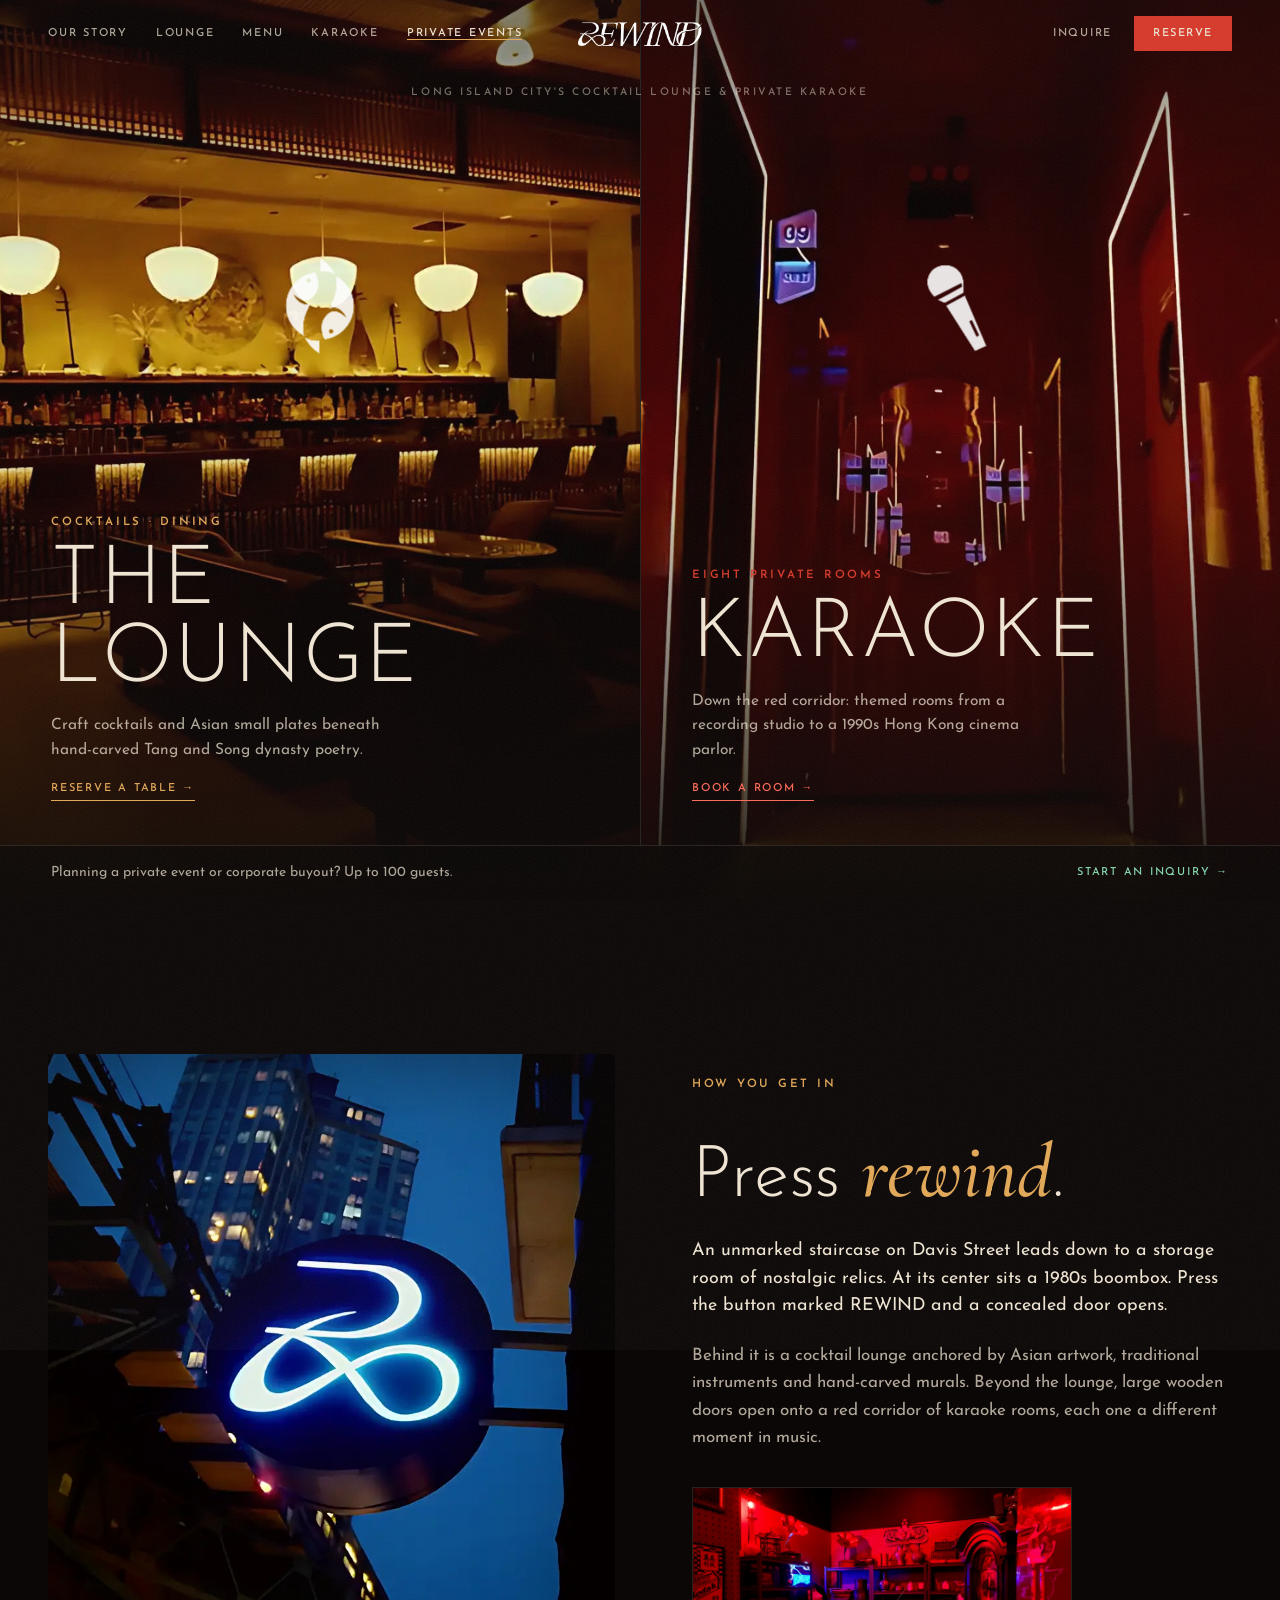
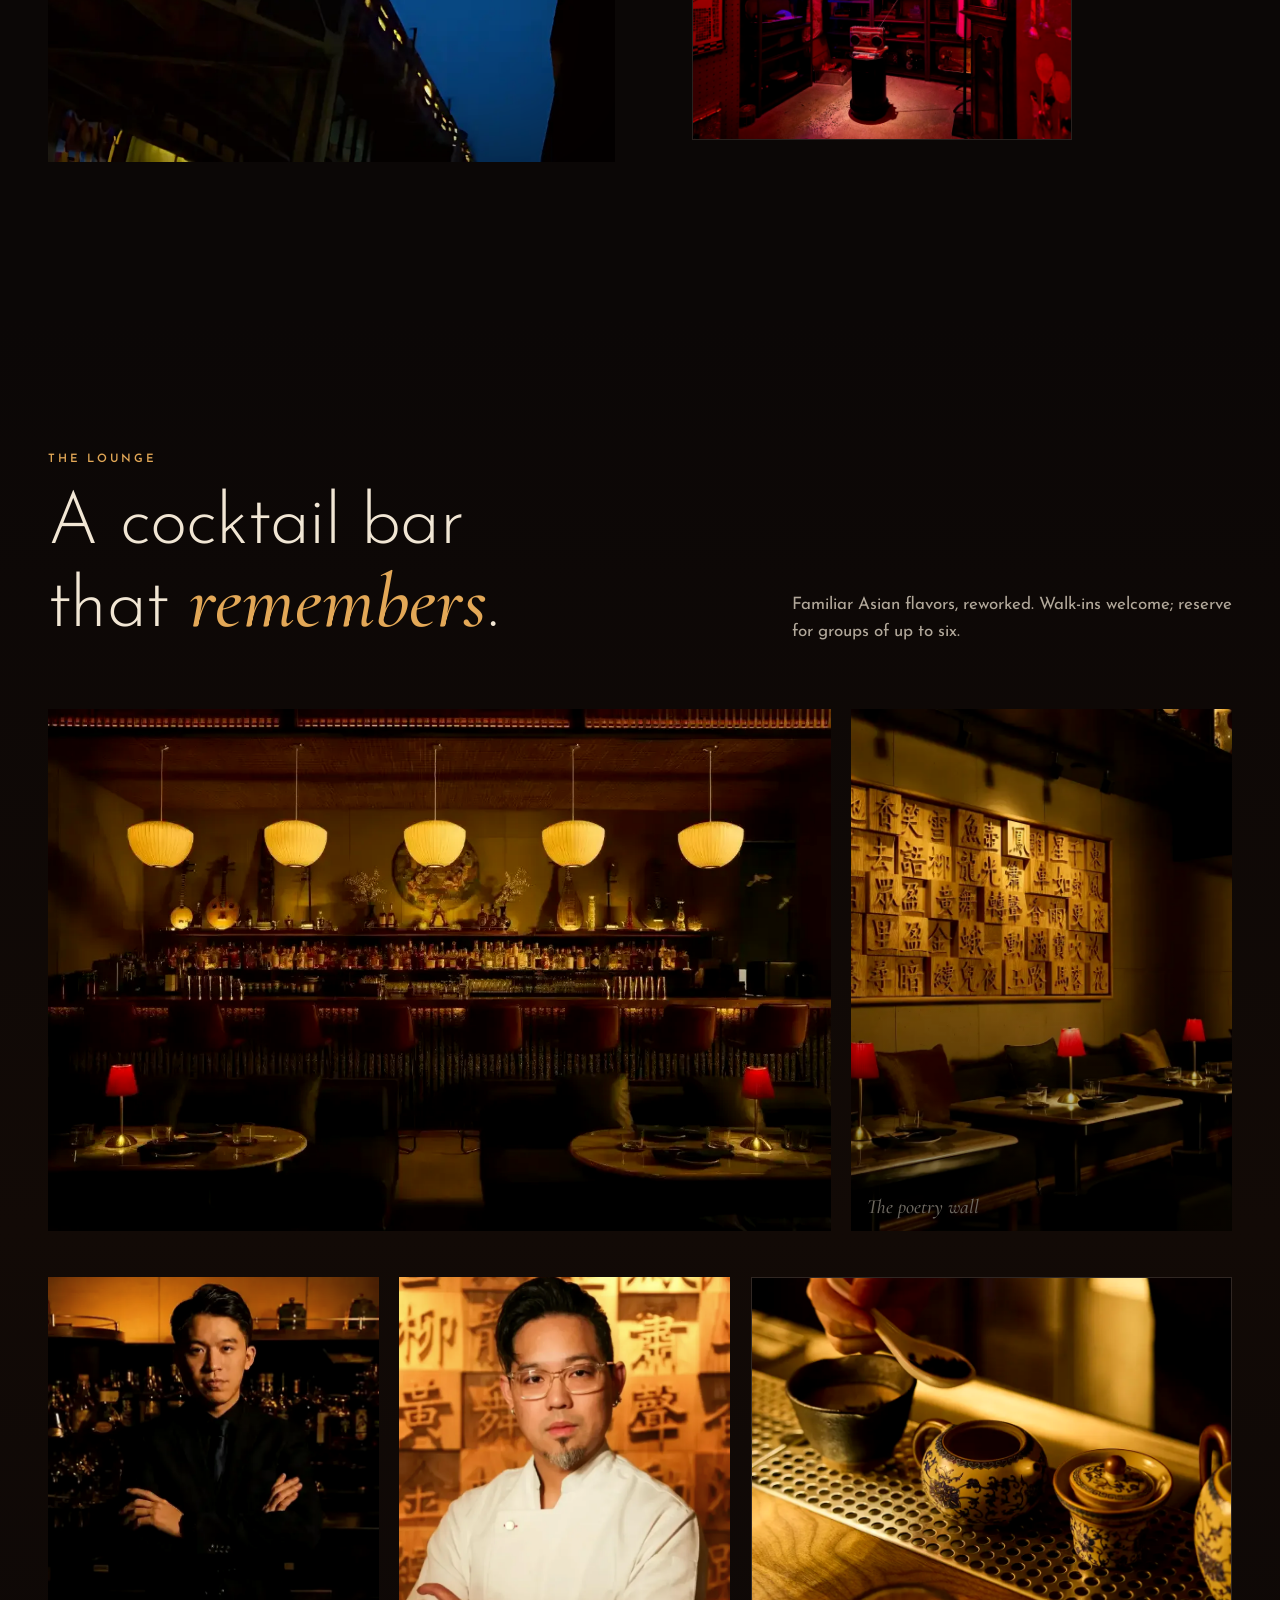
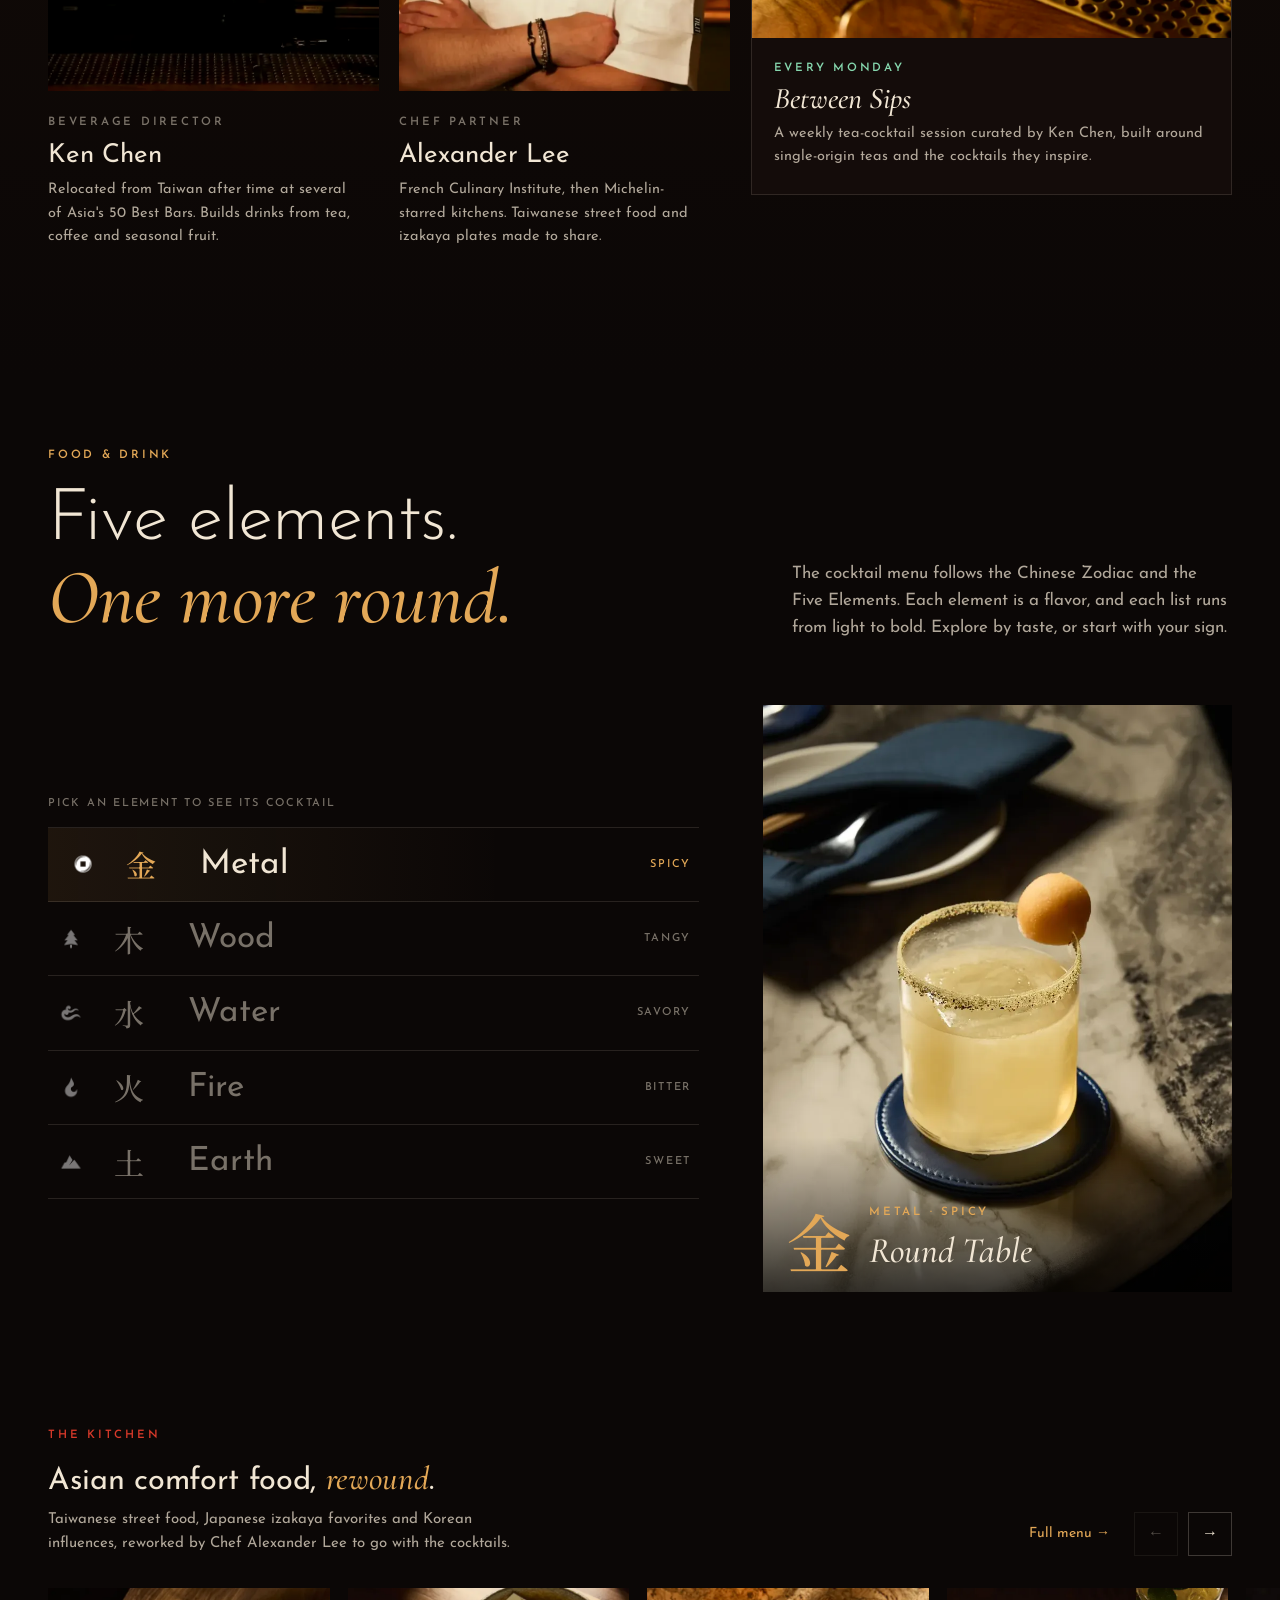
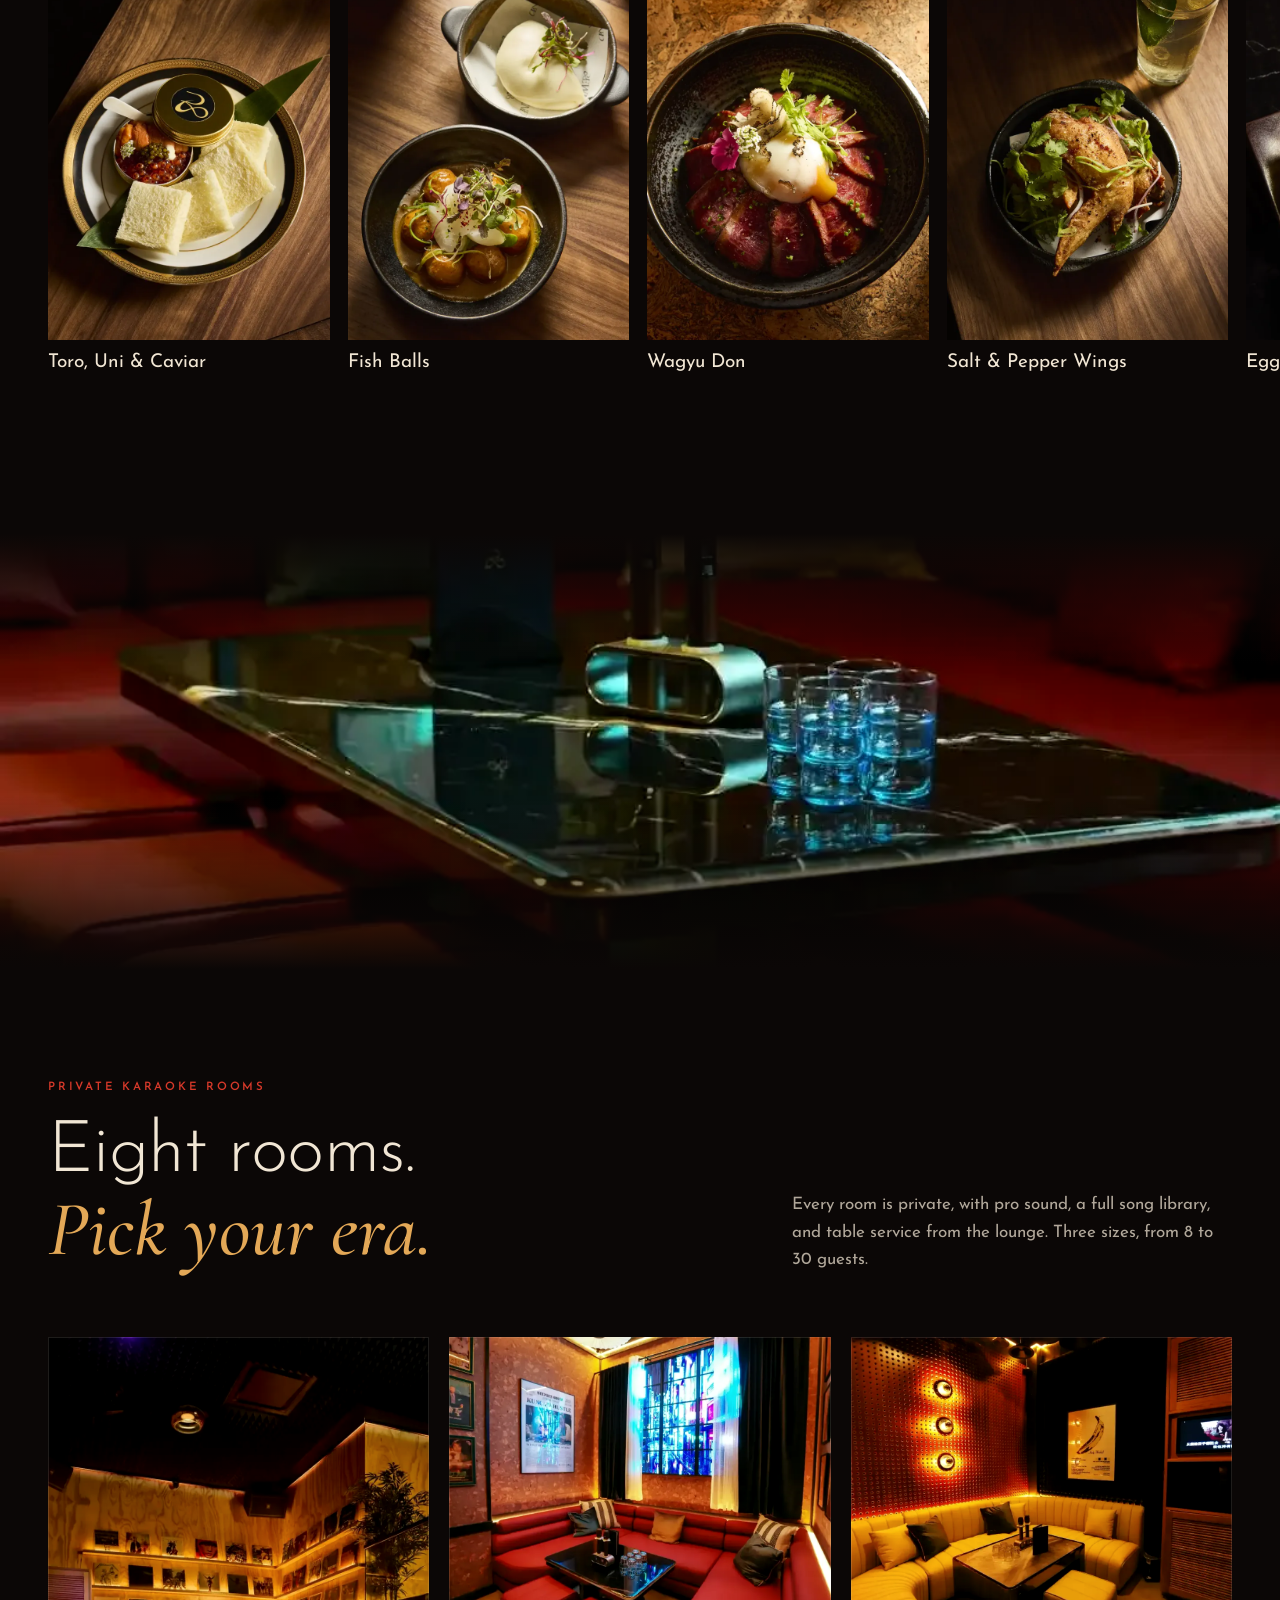
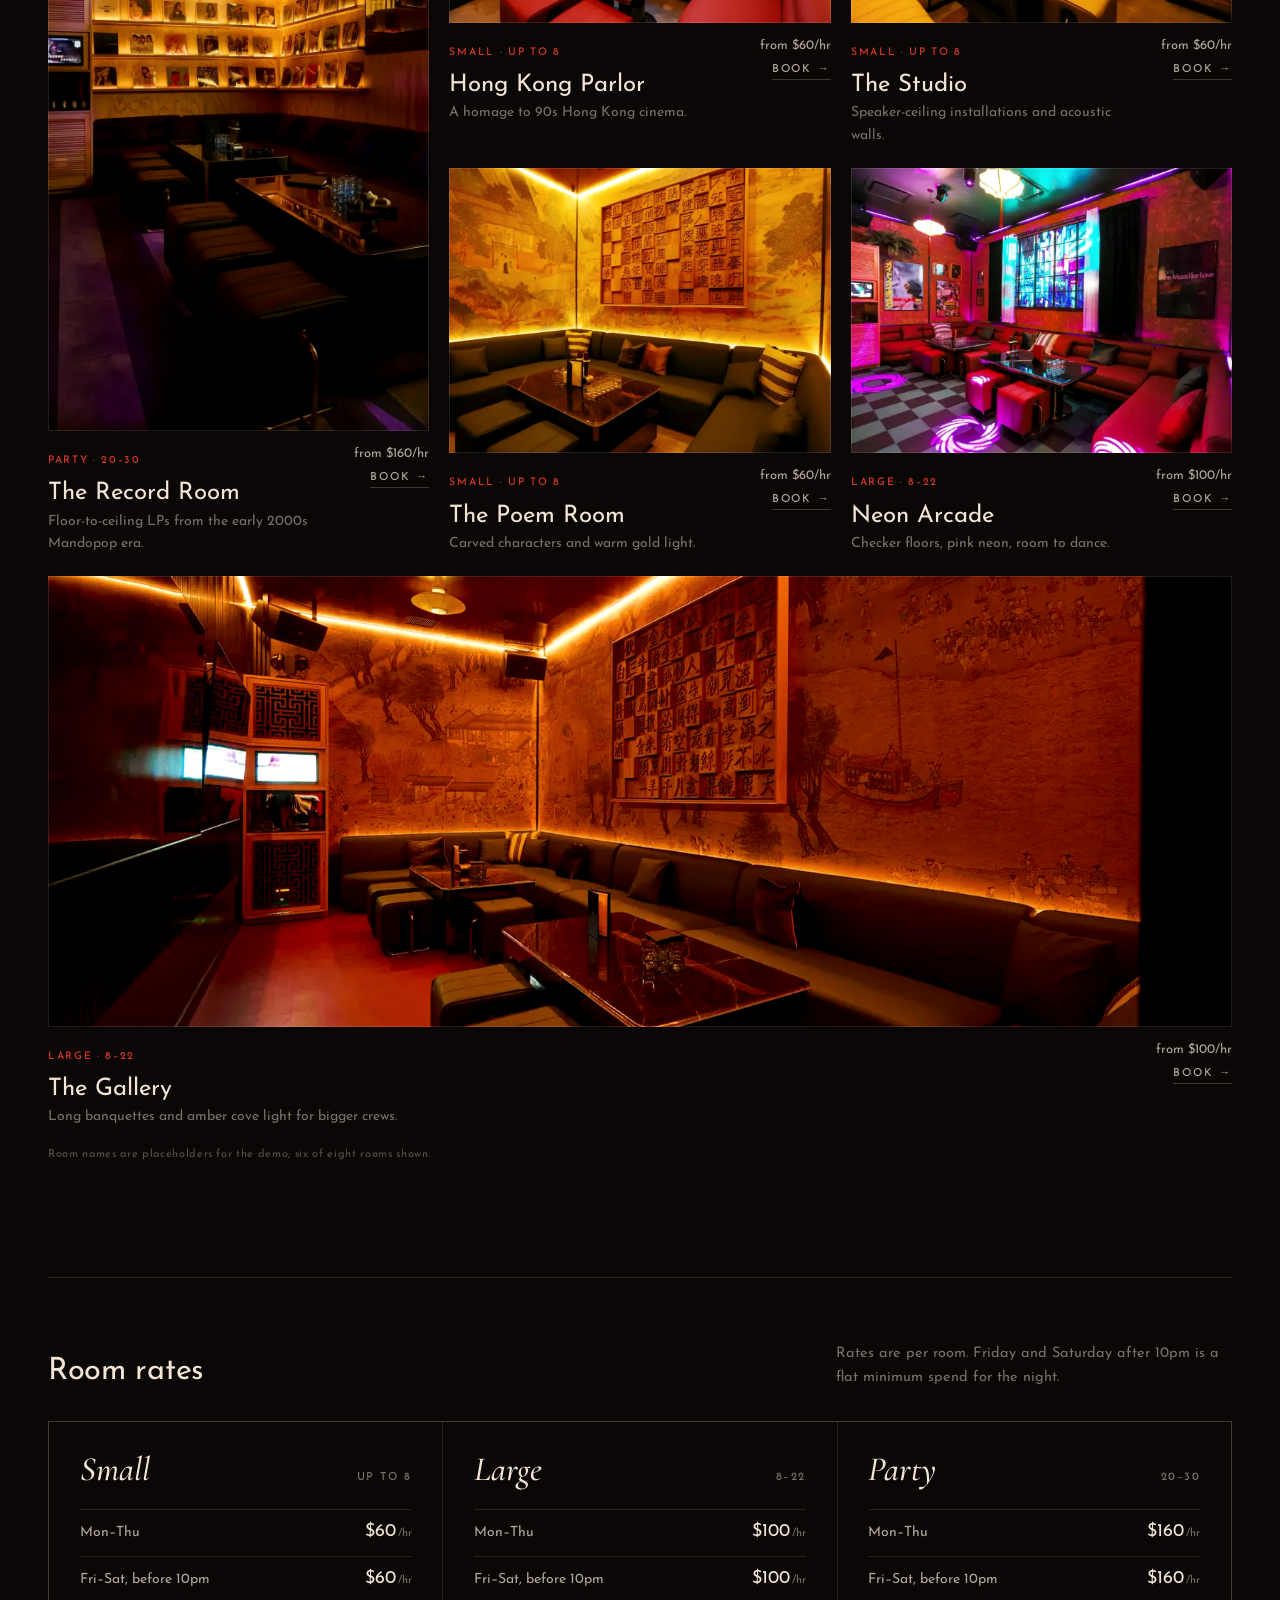
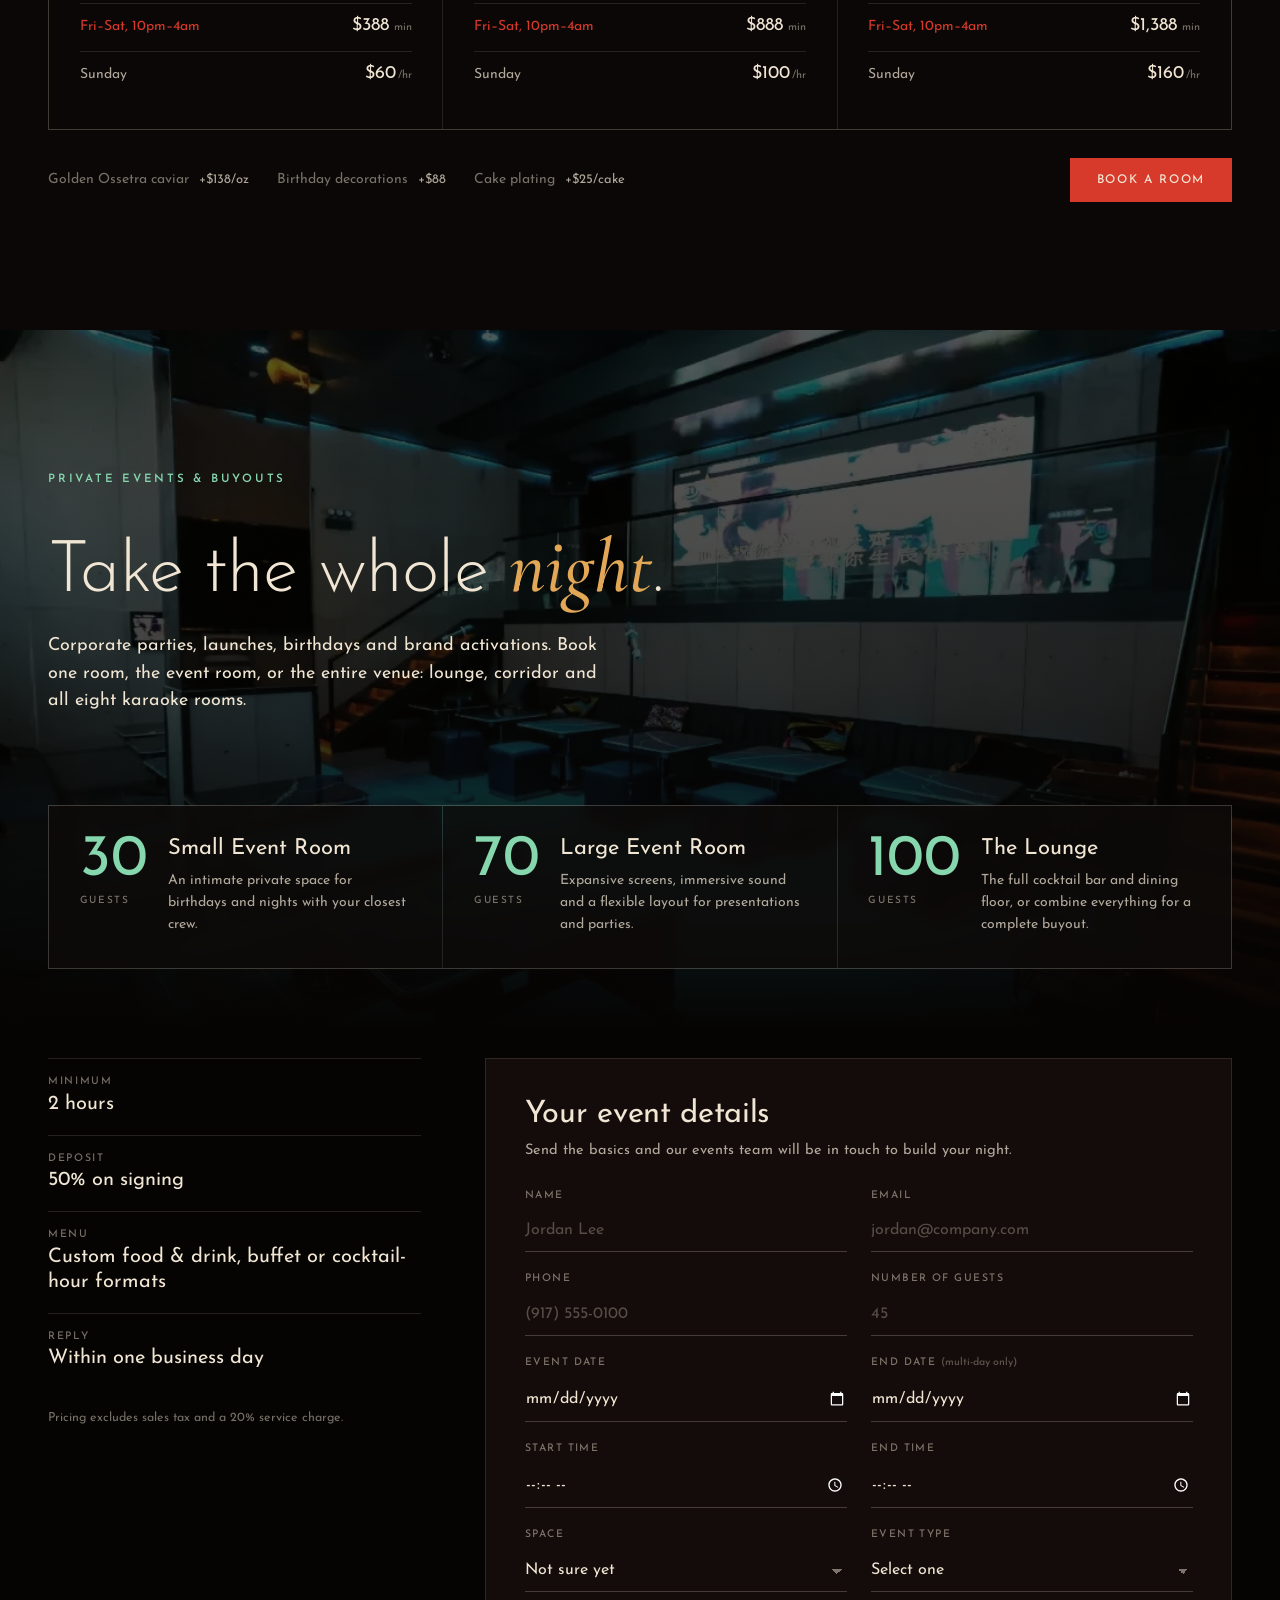
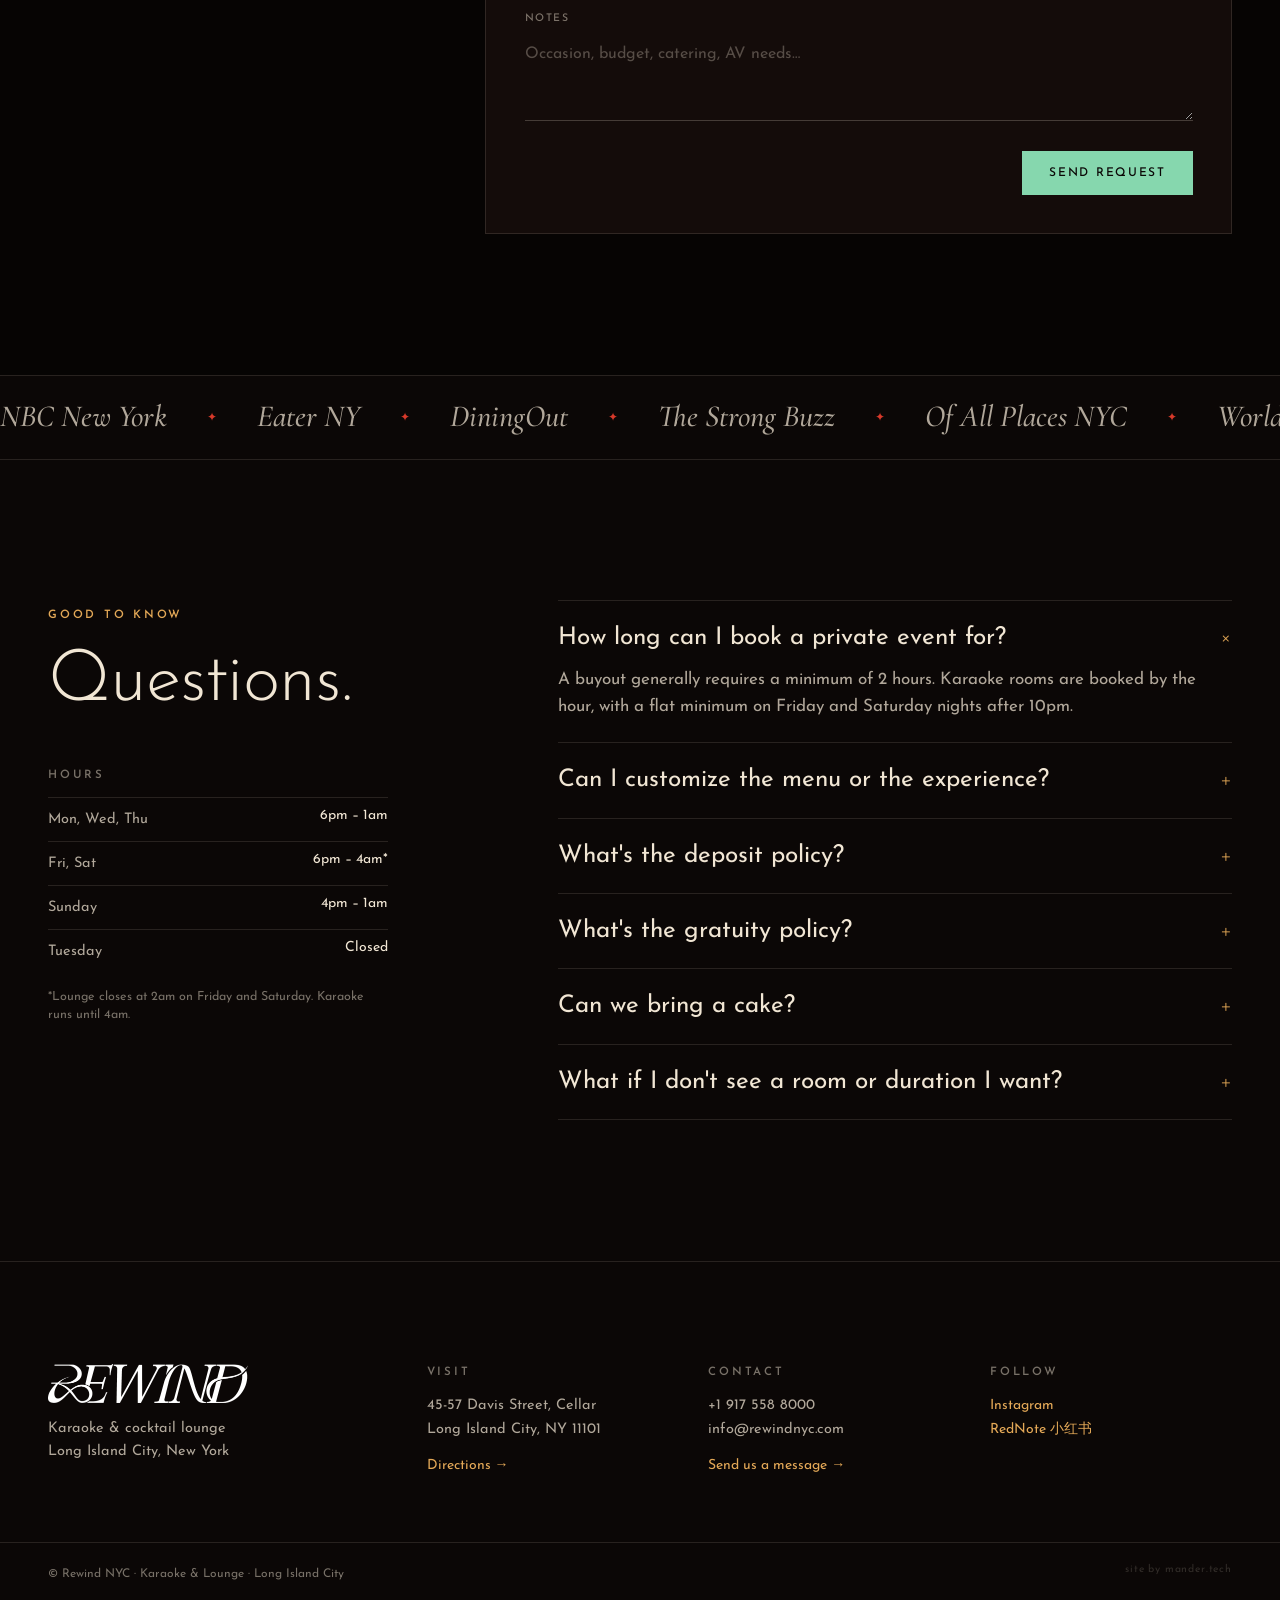
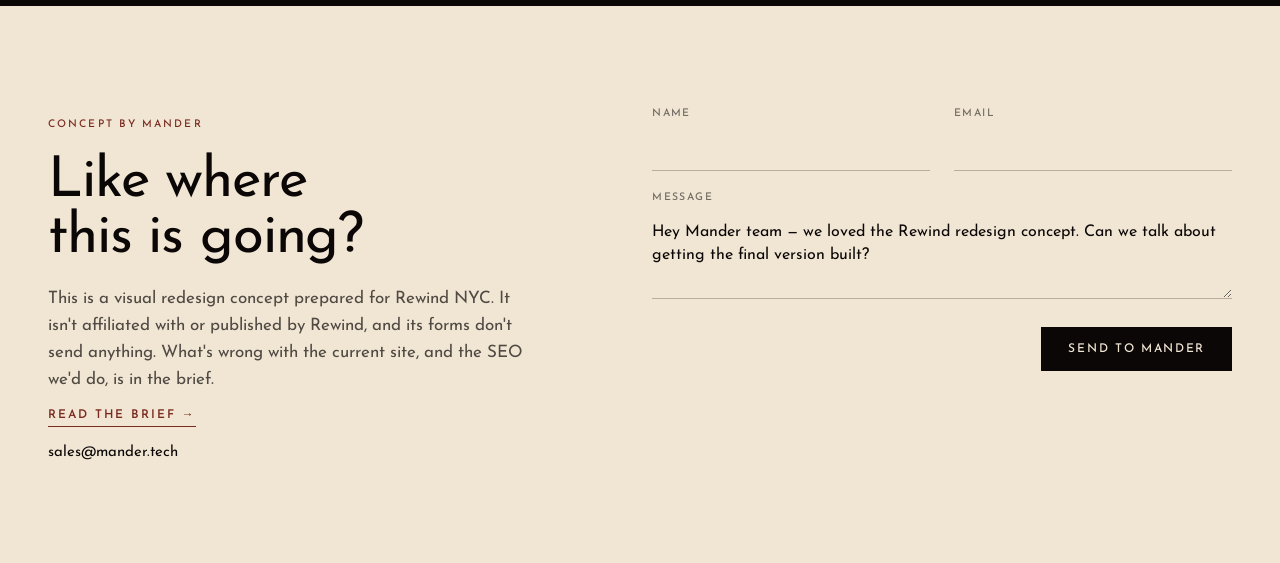
<file: site/index.html>
<!doctype html>
<html lang="en">
<head>
<meta charset="utf-8">
<meta name="viewport" content="width=device-width, initial-scale=1, viewport-fit=cover">
<title>Rewind NYC — Karaoke, Cocktails &amp; Private Events in Long Island City</title>
<meta name="description" content="Redesign concept for Rewind NYC: a cocktail lounge and eight themed private karaoke rooms in Long Island City, with private events and buyouts for up to 100 guests.">
<meta name="robots" content="noindex">
<meta name="theme-color" content="#0b0706">
<link rel="preconnect" href="https://fonts.googleapis.com">
<link rel="preconnect" href="https://fonts.gstatic.com" crossorigin>
<link href="https://fonts.googleapis.com/css2?family=Josefin+Sans:ital,wght@0,300;0,400;0,600;1,300&family=Cormorant+Garamond:ital,wght@1,400;1,500&display=swap" rel="stylesheet">
<link href="https://fonts.googleapis.com/css2?family=Noto+Serif+TC:wght@500&text=%E9%87%91%E6%9C%A8%E6%B0%B4%E7%81%AB%E5%9C%9F&display=swap" rel="stylesheet">
<link rel="preload" as="image" href="assets/img/poster-lounge.webp">
<link rel="preload" as="image" href="assets/img/poster-ktv.webp">
<link rel="stylesheet" href="styles.css">
</head>
<body class="is-loading">

<div class="loader" aria-hidden="true">
  <div class="loader__mark">
    <video class="loader__loop" autoplay muted playsinline>
      <source src="assets/video/logo-loop.mp4" type='video/mp4; codecs="hvc1"'>
      <source src="assets/video/logo-loop.webm" type="video/webm">
    </video>
    <img class="loader__word" src="assets/img/rewind-wordmark.webp" alt="" width="800" height="155">
    <span class="loader__bar"><i></i></span>
  </div>
</div>

<header class="nav" id="top">
  <nav class="nav__row" aria-label="Primary">
    <div class="nav__links">
      <a href="#story">Our Story</a>
      <a href="#lounge">Lounge</a>
      <a href="#menu">Menu</a>
      <a href="#karaoke">Karaoke</a>
      <a href="#events">Private Events</a>
    </div>
    <a class="nav__logo" href="#top" aria-label="Rewind home">
      <img src="assets/img/rewind-wordmark.webp" alt="Rewind" width="800" height="155">
    </a>
    <div class="nav__cta">
      <a href="#events" class="nav__inquire">Inquire</a>
      <button class="btn btn--red btn--sm" data-open="reserve">Reserve</button>
      <button class="nav__burger" aria-label="Open navigation" aria-expanded="false" data-burger><span></span><span></span></button>
    </div>
  </nav>
  <div class="nav__sheet" data-sheet hidden>
    <a href="#story">Our Story</a><a href="#lounge">Lounge</a><a href="#menu">Menu</a><a href="#karaoke">Karaoke</a><a href="#events">Private Events</a><a href="#faq">FAQ</a>
  </div>
</header>

<main>

<!-- ============ HERO: the dual concept ============ -->
<section class="hero" aria-label="Lounge and Karaoke">
  <a class="hero__panel" data-side="lounge" href="#lounge">
    <video class="hero__bg" muted loop playsinline preload="auto" poster="assets/img/poster-lounge.webp">
      <source src="assets/video/lounge.mp4" type="video/mp4">
    </video>
    <div class="hero__shade"></div>
    <video class="hero__loop" autoplay muted loop playsinline aria-hidden="true">
      <source src="assets/video/loop-lounge.mp4" type='video/mp4; codecs="hvc1"'>
      <source src="assets/video/loop-lounge.webm" type="video/webm">
    </video>
    <div class="hero__copy">
      <span class="eyebrow eyebrow--amber">Cocktails · Dining</span>
      <h2 class="hero__title">The Lounge</h2>
      <p>Craft cocktails and Asian small plates beneath hand-carved Tang and Song dynasty poetry.</p>
      <span class="hero__go">Reserve a table <i>→</i></span>
    </div>
  </a>
  <a class="hero__panel" data-side="karaoke" href="#karaoke">
    <video class="hero__bg" muted loop playsinline preload="auto" poster="assets/img/poster-ktv.webp">
      <source src="assets/video/ktv.mp4" type="video/mp4">
    </video>
    <div class="hero__shade"></div>
    <video class="hero__loop" autoplay muted loop playsinline aria-hidden="true">
      <source src="assets/video/loop-karaoke.mp4" type='video/mp4; codecs="hvc1"'>
      <source src="assets/video/loop-karaoke.webm" type="video/webm">
    </video>
    <div class="hero__copy">
      <span class="eyebrow eyebrow--red">Eight private rooms</span>
      <h2 class="hero__title">Karaoke</h2>
      <p>Down the red corridor: themed rooms from a recording studio to a 1990s Hong Kong cinema parlor.</p>
      <span class="hero__go">Book a room <i>→</i></span>
    </div>
  </a>
  <h1 class="hero__h1">Long Island City's cocktail lounge &amp; private karaoke</h1>
  <a class="hero__events" href="#events">
    <span>Planning a private event or corporate buyout? Up to 100 guests.</span>
    <span class="hero__events-go">Start an inquiry →</span>
  </a>
</section>

<!-- ============ STORY ============ -->
<section class="story" id="story">
  <div class="wrap story__grid">
    <div class="story__media reveal">
      <video muted loop playsinline preload="none" poster="assets/img/poster-intro.webp" data-lazy-video>
        <source data-src="assets/video/intro.mp4" type="video/mp4">
      </video>
    </div>
    <div class="story__copy reveal">
      <span class="eyebrow eyebrow--amber">How you get in</span>
      <h2 class="h-display">Press <em>rewind</em>.</h2>
      <p class="lede">An unmarked staircase on Davis Street leads down to a storage room of nostalgic relics. At its center sits a 1980s boombox. Press the button marked REWIND and a concealed door opens.</p>
      <p>Behind it is a cocktail lounge anchored by Asian artwork, traditional instruments and hand-carved murals. Beyond the lounge, large wooden doors open onto a red corridor of karaoke rooms, each one a different moment in music.</p>
      <figure class="story__still">
        <img src="assets/img/boombox.webp" alt="The vintage boombox that opens Rewind's hidden door, in a red-lit speakeasy storage room" loading="lazy" width="1600" height="1067">
      </figure>
    </div>
  </div>
</section>

<!-- ============ LOUNGE ============ -->
<section class="lounge" id="lounge">
  <div class="wrap">
    <div class="sec-head reveal">
      <div>
        <span class="eyebrow eyebrow--amber">The Lounge</span>
        <h2 class="h-display">A cocktail bar that <em>remembers</em>.</h2>
      </div>
      <p>Familiar Asian flavors, reworked. Walk-ins welcome; reserve for groups of up to six.</p>
    </div>
    <div class="lounge__grid">
      <figure class="lounge__hero reveal">
        <img src="assets/img/lounge-bar.webp" alt="Rewind's cocktail lounge bar in Long Island City, lit by paper globe pendants" loading="lazy" width="1600" height="1068">
      </figure>
      <figure class="lounge__drink reveal">
        <img src="assets/img/lounge-mural.webp" alt="Marble tables and red lamps beneath the hand-carved poetry mural in Rewind's lounge" loading="lazy" width="880" height="1100">
        <figcaption>The poetry wall</figcaption>
      </figure>
      <div class="lounge__people reveal">
        <article class="person">
          <img src="assets/img/ken-chen.webp" alt="Ken Chen, Beverage Director at Rewind" loading="lazy" width="681" height="915">
          <div>
            <span class="eyebrow">Beverage Director</span>
            <h3>Ken Chen</h3>
            <p>Relocated from Taiwan after time at several of Asia's 50 Best Bars. Builds drinks from tea, coffee and seasonal fruit.</p>
          </div>
        </article>
        <article class="person">
          <img src="assets/img/alexander-lee.webp" alt="Chef Alexander Lee, Rewind's chef partner" loading="lazy" width="850" height="1100">
          <div>
            <span class="eyebrow">Chef Partner</span>
            <h3>Alexander Lee</h3>
            <p>French Culinary Institute, then Michelin-starred kitchens. Taiwanese street food and izakaya plates made to share.</p>
          </div>
        </article>
      </div>
      <article class="lounge__sips reveal">
        <img src="assets/img/between-sips.webp" alt="Tea being measured for Between Sips, Rewind's weekly tea cocktail series" loading="lazy" width="1067" height="1600">
        <div>
          <span class="eyebrow eyebrow--jade">Every Monday</span>
          <h3>Between Sips</h3>
          <p>A weekly tea-cocktail session curated by Ken Chen, built around single-origin teas and the cocktails they inspire.</p>
        </div>
      </article>
    </div>
  </div>
</section>

<!-- ============ FOOD & DRINK ============ -->
<section class="menu" id="menu">
  <div class="wrap">
    <div class="sec-head reveal">
      <div>
        <span class="eyebrow eyebrow--amber">Food &amp; Drink</span>
        <h2 class="h-display">Five elements. <em>One more round.</em></h2>
      </div>
      <p>The cocktail menu follows the Chinese Zodiac and the Five Elements. Each element is a flavor, and each list runs from light to bold. Explore by taste, or start with your sign.</p>
    </div>

    <div class="elements reveal">
      <div class="elements__pick">
      <span class="elements__hint">Pick an element to see its cocktail</span>
      <div class="elements__tabs" role="tablist" aria-label="The Five Elements">
        <button role="tab" id="tab-metal" aria-selected="true" aria-controls="el-stage" data-name="Round Table" data-el="Metal" data-flavor="Spicy" data-cn="金" data-img="assets/img/ck-round-table.webp">
          <img src="assets/img/el-metal.webp" alt="" width="128" height="128"><span class="el__cn">金</span><span class="el__name">Metal</span><span class="el__flav">Spicy</span>
        </button>
        <button role="tab" id="tab-wood" aria-selected="false" tabindex="-1" aria-controls="el-stage" data-name="Past Lives" data-el="Wood" data-flavor="Tangy" data-cn="木" data-img="assets/img/ck-past-lives.webp">
          <img src="assets/img/el-wood.webp" alt="" width="128" height="128"><span class="el__cn">木</span><span class="el__name">Wood</span><span class="el__flav">Tangy</span>
        </button>
        <button role="tab" id="tab-water" aria-selected="false" tabindex="-1" aria-controls="el-stage" data-name="Spring Caress" data-el="Water" data-flavor="Savory" data-cn="水" data-img="assets/img/ck-spring-caress.webp">
          <img src="assets/img/el-water.webp" alt="" width="128" height="128"><span class="el__cn">水</span><span class="el__name">Water</span><span class="el__flav">Savory</span>
        </button>
        <button role="tab" id="tab-fire" aria-selected="false" tabindex="-1" aria-controls="el-stage" data-name="Night Roast" data-el="Fire" data-flavor="Bitter" data-cn="火" data-img="assets/img/ck-night-roast.webp">
          <img src="assets/img/el-fire.webp" alt="" width="128" height="128"><span class="el__cn">火</span><span class="el__name">Fire</span><span class="el__flav">Bitter</span>
        </button>
        <button role="tab" id="tab-earth" aria-selected="false" tabindex="-1" aria-controls="el-stage" data-name="Moonlit Aroma" data-el="Earth" data-flavor="Sweet" data-cn="土" data-img="assets/img/ck-moonlit-aroma.webp">
          <img src="assets/img/el-earth.webp" alt="" width="128" height="128"><span class="el__cn">土</span><span class="el__name">Earth</span><span class="el__flav">Sweet</span>
        </button>
      </div>
      </div>
      <figure class="elements__stage" id="el-stage" role="tabpanel" aria-labelledby="tab-metal">
        <img src="assets/img/ck-round-table.webp" alt="Round Table, a Metal (spicy) cocktail at Rewind" width="880" height="1100" loading="lazy" data-el-img>
        <figcaption>
          <span class="el__cn el__cn--big" data-el-cn>金</span>
          <span><span class="eyebrow eyebrow--amber" data-el-meta>Metal · Spicy</span><b data-el-name>Round Table</b></span>
        </figcaption>
      </figure>
    </div>

    <div class="kitchen">
      <div class="kitchen__head reveal">
        <div>
          <span class="eyebrow eyebrow--red">The Kitchen</span>
          <h3 class="h-sub">Asian comfort food, <em>rewound</em>.</h3>
          <p>Taiwanese street food, Japanese izakaya favorites and Korean influences, reworked by Chef Alexander Lee to go with the cocktails.</p>
        </div>
        <div class="kitchen__ctrl">
          <a class="link" href="https://canva.link/6eozygaj6pezjhj" target="_blank" rel="noopener">Full menu →</a>
          <button class="rail-btn" data-rail="-1" aria-label="Previous dishes">←</button>
          <button class="rail-btn" data-rail="1" aria-label="More dishes">→</button>
        </div>
      </div>
      <ul class="rail" data-rail-track>
        <li class="dish"><img src="assets/img/dish-toro-uni-caviar.webp" alt="Toro, uni and caviar at Rewind" loading="lazy" width="720" height="900"><span>Toro, Uni &amp; Caviar</span></li>
        <li class="dish"><img src="assets/img/dish-fish-balls.webp" alt="Fish balls in broth" loading="lazy" width="720" height="900"><span>Fish Balls</span></li>
        <li class="dish"><img src="assets/img/dish-wagyu-don.webp" alt="Wagyu don with a soft egg" loading="lazy" width="720" height="900"><span>Wagyu Don</span></li>
        <li class="dish"><img src="assets/img/dish-wings.webp" alt="Salt and pepper chicken wings" loading="lazy" width="720" height="900"><span>Salt &amp; Pepper Wings</span></li>
        <li class="dish"><img src="assets/img/dish-egg-sando.webp" alt="Egg sando on a black marble plate" loading="lazy" width="720" height="900"><span>Egg Sando</span></li>
        <li class="dish"><img src="assets/img/dish-jjajang-bucatini.webp" alt="Jjajang bucatini with scallions" loading="lazy" width="720" height="900"><span>Jjajang Bucatini</span></li>
        <li class="dish"><img src="assets/img/dish-claypot.webp" alt="Claypot with braised meat, egg and greens" loading="lazy" width="720" height="900"><span>Claypot</span></li>
        <li class="dish"><img src="assets/img/dish-chawanmushi.webp" alt="Chawanmushi topped with ikura" loading="lazy" width="720" height="900"><span>Chawanmushi</span></li>
        <li class="dish"><img src="assets/img/dish-scallion-pancake.webp" alt="Hummus with scallion pancake" loading="lazy" width="720" height="900"><span>Hummus &amp; Scallion Pancake</span></li>
        <li class="dish"><img src="assets/img/dish-rice-balls.webp" alt="Rice balls in a red sauce" loading="lazy" width="720" height="900"><span>Rice Balls</span></li>
      </ul>
    </div>
  </div>
</section>

<!-- ============ KARAOKE ============ -->
<section class="karaoke" id="karaoke">
  <div class="karaoke__band" aria-hidden="true">
    <img src="assets/img/mics-red.webp" alt="" loading="lazy">
  </div>
  <div class="wrap">
    <div class="sec-head reveal">
      <div>
        <span class="eyebrow eyebrow--red">Private Karaoke Rooms</span>
        <h2 class="h-display">Eight rooms. <em>Pick your era.</em></h2>
      </div>
      <p>Every room is private, with pro sound, a full song library, and table service from the lounge. Three sizes, from 8 to 30 guests.</p>
    </div>

    <div class="rooms">
      <article class="room reveal">
        <figure><img src="assets/img/room-vinyl.webp" alt="Party karaoke room lined with vintage Mandopop vinyl records" loading="lazy" width="1068" height="1600"></figure>
        <div class="room__meta"><div><span class="room__size">Party · 20–30</span><h3>The Record Room</h3><p>Floor-to-ceiling LPs from the early 2000s Mandopop era.</p></div><span class="room__side"><span class="room__rate">from $160/hr</span><button class="room__book" data-book="Party Karaoke Room">Book <i>→</i></button></span></div>
      </article>
      <article class="room reveal">
        <figure><img src="assets/img/room-cinema.webp" alt="Small karaoke room styled after a 1990s Hong Kong cinema parlor with a neon city window" loading="lazy" width="1200" height="801"></figure>
        <div class="room__meta"><div><span class="room__size">Small · up to 8</span><h3>Hong Kong Parlor</h3><p>A homage to 90s Hong Kong cinema.</p></div><span class="room__side"><span class="room__rate">from $60/hr</span><button class="room__book" data-book="Small Karaoke Room">Book <i>→</i></button></span></div>
      </article>
      <article class="room reveal">
        <figure><img src="assets/img/room-studio.webp" alt="Small karaoke room inspired by a recording studio with acoustic panels" loading="lazy" width="1200" height="801"></figure>
        <div class="room__meta"><div><span class="room__size">Small · up to 8</span><h3>The Studio</h3><p>Speaker-ceiling installations and acoustic walls.</p></div><span class="room__side"><span class="room__rate">from $60/hr</span><button class="room__book" data-book="Small Karaoke Room">Book <i>→</i></button></span></div>
      </article>
      <article class="room reveal">
        <figure><img src="assets/img/room-mural.webp" alt="Small karaoke room with a carved wooden Chinese character mural" loading="lazy" width="1200" height="801"></figure>
        <div class="room__meta"><div><span class="room__size">Small · up to 8</span><h3>The Poem Room</h3><p>Carved characters and warm gold light.</p></div><span class="room__side"><span class="room__rate">from $60/hr</span><button class="room__book" data-book="Small Karaoke Room">Book <i>→</i></button></span></div>
      </article>
      <article class="room reveal">
        <figure><img src="assets/img/room-arcade.webp" alt="Large karaoke room with a checkerboard floor and neon lighting for up to 22 guests" loading="lazy" width="1200" height="801"></figure>
        <div class="room__meta"><div><span class="room__size">Large · 8–22</span><h3>Neon Arcade</h3><p>Checker floors, pink neon, room to dance.</p></div><span class="room__side"><span class="room__rate">from $100/hr</span><button class="room__book" data-book="Large Karaoke Room">Book <i>→</i></button></span></div>
      </article>
      <article class="room room--wide reveal">
        <figure><img src="assets/img/room-gallery.webp" alt="Large karaoke room with long banquettes and amber cove lighting" loading="lazy" width="1600" height="1067"></figure>
        <div class="room__meta"><div><span class="room__size">Large · 8–22</span><h3>The Gallery</h3><p>Long banquettes and amber cove light for bigger crews.</p></div><span class="room__side"><span class="room__rate">from $100/hr</span><button class="room__book" data-book="Large Karaoke Room">Book <i>→</i></button></span></div>
      </article>
    </div>
    <p class="rooms__note">Room names are placeholders for the demo; six of eight rooms shown.</p>

    <!-- rates -->
    <div class="rates reveal" id="rates">
      <div class="rates__head">
        <h3 class="h-sub">Room rates</h3>
        <p>Rates are per room. Friday and Saturday after 10pm is a flat minimum spend for the night.</p>
      </div>
      <div class="rates__cards">
        <article class="rate">
          <header><h4>Small</h4><span>up to 8</span></header>
          <dl>
            <div><dt>Mon–Thu</dt><dd>$60<small>/hr</small></dd></div>
            <div><dt>Fri–Sat, before 10pm</dt><dd>$60<small>/hr</small></dd></div>
            <div class="is-peak"><dt>Fri–Sat, 10pm–4am</dt><dd>$388<small> min</small></dd></div>
            <div><dt>Sunday</dt><dd>$60<small>/hr</small></dd></div>
          </dl>
        </article>
        <article class="rate">
          <header><h4>Large</h4><span>8–22</span></header>
          <dl>
            <div><dt>Mon–Thu</dt><dd>$100<small>/hr</small></dd></div>
            <div><dt>Fri–Sat, before 10pm</dt><dd>$100<small>/hr</small></dd></div>
            <div class="is-peak"><dt>Fri–Sat, 10pm–4am</dt><dd>$888<small> min</small></dd></div>
            <div><dt>Sunday</dt><dd>$100<small>/hr</small></dd></div>
          </dl>
        </article>
        <article class="rate">
          <header><h4>Party</h4><span>20–30</span></header>
          <dl>
            <div><dt>Mon–Thu</dt><dd>$160<small>/hr</small></dd></div>
            <div><dt>Fri–Sat, before 10pm</dt><dd>$160<small>/hr</small></dd></div>
            <div class="is-peak"><dt>Fri–Sat, 10pm–4am</dt><dd>$1,388<small> min</small></dd></div>
            <div><dt>Sunday</dt><dd>$160<small>/hr</small></dd></div>
          </dl>
        </article>
      </div>
      <div class="rates__foot">
        <ul class="addons">
          <li>Golden Ossetra caviar <b>+$138/oz</b></li>
          <li>Birthday decorations <b>+$88</b></li>
          <li>Cake plating <b>+$25/cake</b></li>
        </ul>
        <button class="btn btn--red" data-open="reserve">Book a room</button>
      </div>
    </div>
  </div>
</section>

<!-- ============ PRIVATE EVENTS ============ -->
<section class="events" id="events">
  <div class="events__bg" aria-hidden="true"><img src="assets/img/event-room.webp" alt="" loading="lazy"></div>
  <div class="wrap">
    <div class="events__intro reveal">
      <span class="eyebrow eyebrow--jade">Private Events &amp; Buyouts</span>
      <h2 class="h-display">Take the whole <em>night</em>.</h2>
      <p class="lede">Corporate parties, launches, birthdays and brand activations. Book one room, the event room, or the entire venue: lounge, corridor and all eight karaoke rooms.</p>
    </div>

    <div class="spaces reveal">
      <article class="space">
        <span class="space__cap">30</span>
        <div><h3>Small Event Room</h3><p>An intimate private space for birthdays and nights with your closest crew.</p></div>
      </article>
      <article class="space">
        <span class="space__cap">70</span>
        <div><h3>Large Event Room</h3><p>Expansive screens, immersive sound and a flexible layout for presentations and parties.</p></div>
      </article>
      <article class="space">
        <span class="space__cap">100</span>
        <div><h3>The Lounge</h3><p>The full cocktail bar and dining floor, or combine everything for a complete buyout.</p></div>
      </article>
    </div>

    <div class="events__grid">
      <aside class="events__facts reveal">
        <dl>
          <div><dt>Minimum</dt><dd>2 hours</dd></div>
          <div><dt>Deposit</dt><dd>50% on signing</dd></div>
          <div><dt>Menu</dt><dd>Custom food &amp; drink, buffet or cocktail-hour formats</dd></div>
          <div><dt>Reply</dt><dd>Within one business day</dd></div>
        </dl>
        <p class="fine">Pricing excludes sales tax and a 20% service charge.</p>
      </aside>

      <form class="form reveal" id="eventForm" novalidate>
        <div class="form__head">
          <h3 class="h-sub">Your event details</h3>
          <p>Send the basics and our events team will be in touch to build your night.</p>
        </div>
        <div class="form__grid">
          <div class="field"><label for="ev-name">Name</label><input id="ev-name" name="name" autocomplete="name" required placeholder="Jordan Lee"></div>
          <div class="field"><label for="ev-email">Email</label><input id="ev-email" name="email" type="email" autocomplete="email" required placeholder="jordan@company.com"></div>
          <div class="field"><label for="ev-phone">Phone</label><input id="ev-phone" name="phone" type="tel" autocomplete="tel" placeholder="(917) 555-0100"></div>
          <div class="field"><label for="ev-guests">Number of guests</label><input id="ev-guests" name="guests" type="number" min="1" max="100" inputmode="numeric" required placeholder="45"></div>
          <div class="field"><label for="ev-start">Event date</label><input id="ev-start" name="startDate" type="date" required></div>
          <div class="field"><label for="ev-end">End date <span>(multi-day only)</span></label><input id="ev-end" name="endDate" type="date"></div>
          <div class="field"><label for="ev-t1">Start time</label><input id="ev-t1" name="startTime" type="time" required></div>
          <div class="field"><label for="ev-t2">End time</label><input id="ev-t2" name="endTime" type="time" required></div>
          <div class="field"><label for="ev-space">Space</label>
            <select id="ev-space" name="space">
              <option value="">Not sure yet</option>
              <option>Small Event Room · up to 30</option>
              <option>Large Event Room · up to 70</option>
              <option>The Lounge · up to 100</option>
              <option>Full venue buyout</option>
            </select>
          </div>
          <div class="field"><label for="ev-type">Event type</label>
            <select id="ev-type" name="eventType" required>
              <option value="">Select one</option>
              <option>Corporate party</option>
              <option>Birthday / anniversary</option>
              <option>Wedding / engagement party / baby shower</option>
              <option>Fundraiser / product launch</option>
              <option>Movie night</option>
              <option>Photo / film shoot</option>
              <option>Sporting event</option>
              <option>Other</option>
            </select>
          </div>
          <div class="field field--full"><label for="ev-notes">Notes</label><textarea id="ev-notes" name="notes" rows="3" placeholder="Occasion, budget, catering, AV needs…"></textarea></div>
        </div>
        <div class="form__foot">
          <p class="form__status" role="status" aria-live="polite"></p>
          <button class="btn btn--jade" type="submit"><span>Send request</span></button>
        </div>
        <div class="form__done" hidden>
          <svg class="form__done-mark" viewBox="0 0 48 48" aria-hidden="true"><circle cx="24" cy="24" r="22" fill="none" stroke="currentColor" stroke-width="1.2"/><path d="M15 24.5l6 6 12-13" fill="none" stroke="currentColor" stroke-width="1.6"/></svg>
          <h3 class="h-sub">Request received.</h3>
          <p>Thanks — the Rewind events team will reply within one business day. (Demo: nothing was actually sent.)</p>
          <button type="button" class="btn btn--ghost btn--sm" data-reset>Send another</button>
        </div>
      </form>
    </div>
  </div>
</section>

<!-- ============ PRESS ============ -->
<section class="press" aria-label="Press">
  <div class="press__track">
    <span>NBC New York</span><i>✦</i><span>Eater NY</span><i>✦</i><span>DiningOut</span><i>✦</i><span>The Strong Buzz</span><i>✦</i><span>Of All Places NYC</span><i>✦</i><span>World Journal 世界日報</span><i>✦</i>
    <span>NBC New York</span><i>✦</i><span>Eater NY</span><i>✦</i><span>DiningOut</span><i>✦</i><span>The Strong Buzz</span><i>✦</i><span>Of All Places NYC</span><i>✦</i><span>World Journal 世界日報</span><i>✦</i>
  </div>
</section>

<!-- ============ FAQ ============ -->
<section class="faq" id="faq">
  <div class="wrap faq__grid">
    <div class="reveal">
      <span class="eyebrow eyebrow--amber">Good to know</span>
      <h2 class="h-display">Questions.</h2>
      <div class="hours">
        <h3 class="eyebrow">Hours</h3>
        <dl>
          <div><dt>Mon, Wed, Thu</dt><dd>6pm – 1am</dd></div>
          <div><dt>Fri, Sat</dt><dd>6pm – 4am*</dd></div>
          <div><dt>Sunday</dt><dd>4pm – 1am</dd></div>
          <div><dt>Tuesday</dt><dd>Closed</dd></div>
        </dl>
        <p class="fine">*Lounge closes at 2am on Friday and Saturday. Karaoke runs until 4am.</p>
      </div>
    </div>
    <div class="faq__list reveal">
      <details open><summary>How long can I book a private event for?</summary><p>A buyout generally requires a minimum of 2 hours. Karaoke rooms are booked by the hour, with a flat minimum on Friday and Saturday nights after 10pm.</p></details>
      <details><summary>Can I customize the menu or the experience?</summary><p>Yes. The team can customize the food and drinks menu on request, and can do buffet-style or cocktail-hour formats in place of a sit-down dinner.</p></details>
      <details><summary>What's the deposit policy?</summary><p>A 50% deposit is due on contract signing.</p></details>
      <details><summary>What's the gratuity policy?</summary><p>All pricing quoted excludes sales tax and a 20% service charge.</p></details>
      <details><summary>Can we bring a cake?</summary><p>Yes — cake plating is $25 per cake, and birthday decorations can be added for $88.</p></details>
      <details><summary>What if I don't see a room or duration I want?</summary><p>Use the contact form below and the team will look at availability for you directly.</p></details>
    </div>
  </div>
</section>

</main>

<!-- ============ FOOTER ============ -->
<footer class="foot">
  <div class="wrap foot__grid">
    <div class="foot__brand">
      <img class="foot__word" src="assets/img/rewind-wordmark.webp" alt="Rewind" width="800" height="155" loading="lazy">
      <p>Karaoke &amp; cocktail lounge<br>Long Island City, New York</p>
    </div>
    <div>
      <h4 class="eyebrow">Visit</h4>
      <p>45-57 Davis Street, Cellar<br>Long Island City, NY 11101</p>
      <a class="link" href="https://maps.app.goo.gl/fAmK5pbZouv72J6L7" target="_blank" rel="noopener">Directions →</a>
    </div>
    <div>
      <h4 class="eyebrow">Contact</h4>
      <p>+1 917 558 8000<br>info@rewindnyc.com</p>
      <button class="link" data-open="contact">Send us a message →</button>
    </div>
    <div>
      <h4 class="eyebrow">Follow</h4>
      <p><a class="link" href="https://www.instagram.com/rewind_nyc/" target="_blank" rel="noopener">Instagram</a><br><a class="link" href="https://www.xiaohongshu.com/user/profile/6882ce43000000001b022b3a" target="_blank" rel="noopener">RedNote 小红书</a></p>
    </div>
  </div>
  <div class="wrap foot__bar">
    <span>© Rewind NYC · Karaoke &amp; Lounge · Long Island City</span>
    <a class="credit" href="https://mander.tech" target="_blank" rel="noopener">site by mander.tech</a>
  </div>
</footer>

<!-- ============ MANDER SIGN-OFF ============ -->
<section class="mander" id="mander" aria-label="Contact Mander">
  <div class="wrap mander__grid">
    <div>
      <span class="mander__tag">Concept by Mander</span>
      <h2>Like where this is going?</h2>
      <p>This is a visual redesign concept prepared for Rewind NYC. It isn't affiliated with or published by Rewind, and its forms don't send anything. What's wrong with the current site, and the SEO we'd do, is in the brief.</p>
      <a class="mander__brief" href="leave-behind.html">Read the brief →</a>
      <p class="mander__mail">sales@mander.tech</p>
    </div>
    <form class="mander__form" id="manderForm" novalidate>
      <div class="field"><label for="m-name">Name</label><input id="m-name" name="name" autocomplete="name" required></div>
      <div class="field"><label for="m-email">Email</label><input id="m-email" name="email" type="email" autocomplete="email" required></div>
      <div class="field field--full"><label for="m-msg">Message</label><textarea id="m-msg" name="message" rows="3">Hey Mander team — we loved the Rewind redesign concept. Can we talk about getting the final version built?</textarea></div>
      <div class="form__foot">
        <p class="form__status" role="status" aria-live="polite"></p>
        <button class="btn btn--paper" type="submit"><span>Send to Mander</span></button>
      </div>
    </form>
  </div>
</section>

<!-- ============ RESERVE DRAWER ============ -->
<div class="drawer" id="reserve" role="dialog" aria-modal="true" aria-labelledby="reserve-title" hidden>
  <div class="drawer__scrim" data-close></div>
  <div class="drawer__panel">
    <div class="drawer__top">
      <span class="eyebrow eyebrow--red" id="reserve-step">Step 1 of 3</span>
      <button class="drawer__x" data-close aria-label="Close">×</button>
    </div>
    <h2 id="reserve-title" class="h-sub">Reserve at Rewind</h2>

    <div class="step" data-step="1">
      <p class="drawer__lead">What kind of night?</p>
      <div class="choices">
        <button class="choice" data-choice="Lounge &amp; Dining" data-guests="1–6"><img src="assets/img/lounge-mural.webp" alt="" loading="lazy"><span><b>Lounge &amp; Dining</b><small>1–6 guests</small></span></button>
        <button class="choice" data-choice="Small Karaoke Room" data-guests="1–8"><img src="assets/img/room-cinema.webp" alt="" loading="lazy"><span><b>Small Karaoke Room</b><small>1–8 guests · from $60/hr</small></span></button>
        <button class="choice" data-choice="Large Karaoke Room" data-guests="8–22"><img src="assets/img/room-arcade.webp" alt="" loading="lazy"><span><b>Large Karaoke Room</b><small>8–22 guests · from $100/hr</small></span></button>
        <button class="choice" data-choice="Party Karaoke Room" data-guests="20–30"><img src="assets/img/room-vinyl.webp" alt="" loading="lazy"><span><b>Party Karaoke Room</b><small>20–30 guests · from $160/hr</small></span></button>
      </div>
    </div>

    <div class="step" data-step="2" hidden>
      <p class="drawer__lead"><span data-picked></span></p>
      <div class="form__grid">
        <div class="field"><label for="r-date">Date</label><input id="r-date" type="date"></div>
        <div class="field"><label for="r-size">Party size</label><input id="r-size" type="number" min="1" max="30" value="4"></div>
        <div class="field field--full"><label for="r-time">Arrival</label>
          <select id="r-time"><option>6:00 pm</option><option>7:00 pm</option><option selected>8:00 pm</option><option>9:00 pm</option><option>10:00 pm</option><option>11:00 pm</option></select>
        </div>
      </div>
      <p class="drawer__hint" data-hint></p>
      <div class="drawer__nav">
        <button class="btn btn--ghost btn--sm" data-back>Back</button>
        <button class="btn btn--red" data-next>Check availability</button>
      </div>
    </div>

    <div class="step" data-step="3" hidden>
      <div class="summary" data-summary></div>
      <p class="drawer__lead">Live availability and payment are handled securely by SevenRooms.</p>
      <div class="drawer__nav">
        <button class="btn btn--ghost btn--sm" data-back>Back</button>
        <a class="btn btn--red" data-sevenrooms href="https://www.sevenrooms.com/explore/rewindnyc/reservations/create/search/" target="_blank" rel="noopener">Continue to SevenRooms →</a>
      </div>
    </div>

    <a class="drawer__events" href="#events" data-close>Planning something bigger? <b>Inquire about a private event →</b></a>
  </div>
</div>

<!-- ============ CONTACT DRAWER (replaces mailto) ============ -->
<div class="drawer" id="contact" role="dialog" aria-modal="true" aria-labelledby="contact-title" hidden>
  <div class="drawer__scrim" data-close></div>
  <div class="drawer__panel">
    <div class="drawer__top">
      <span class="eyebrow eyebrow--amber">Contact</span>
      <button class="drawer__x" data-close aria-label="Close">×</button>
    </div>
    <h2 id="contact-title" class="h-sub">Send Rewind a message</h2>
    <form class="form form--plain" id="contactForm" novalidate>
      <div class="form__grid">
        <div class="field"><label for="c-name">Name</label><input id="c-name" name="name" required></div>
        <div class="field"><label for="c-email">Email</label><input id="c-email" name="email" type="email" required></div>
        <div class="field field--full"><label for="c-topic">What's this about?</label>
          <select id="c-topic"><option>General question</option><option>Private event</option><option>Reservation help</option><option>Press</option></select>
        </div>
        <div class="field field--full"><label for="c-msg">Message</label><textarea id="c-msg" rows="4" required></textarea></div>
      </div>
      <div class="form__foot">
        <p class="form__status" role="status" aria-live="polite"></p>
        <button class="btn btn--red" type="submit"><span>Send message</span></button>
      </div>
      <p class="fine">Prefer email? info@rewindnyc.com</p>
    </form>
  </div>
</div>

<div class="dock" data-dock aria-hidden="true">
  <button class="btn btn--red" data-open="reserve" tabindex="-1">Reserve</button>
  <a class="btn btn--ghost" href="#events" tabindex="-1">Private event</a>
</div>

<script src="main.js" defer></script>
</body>
</html>
</file>
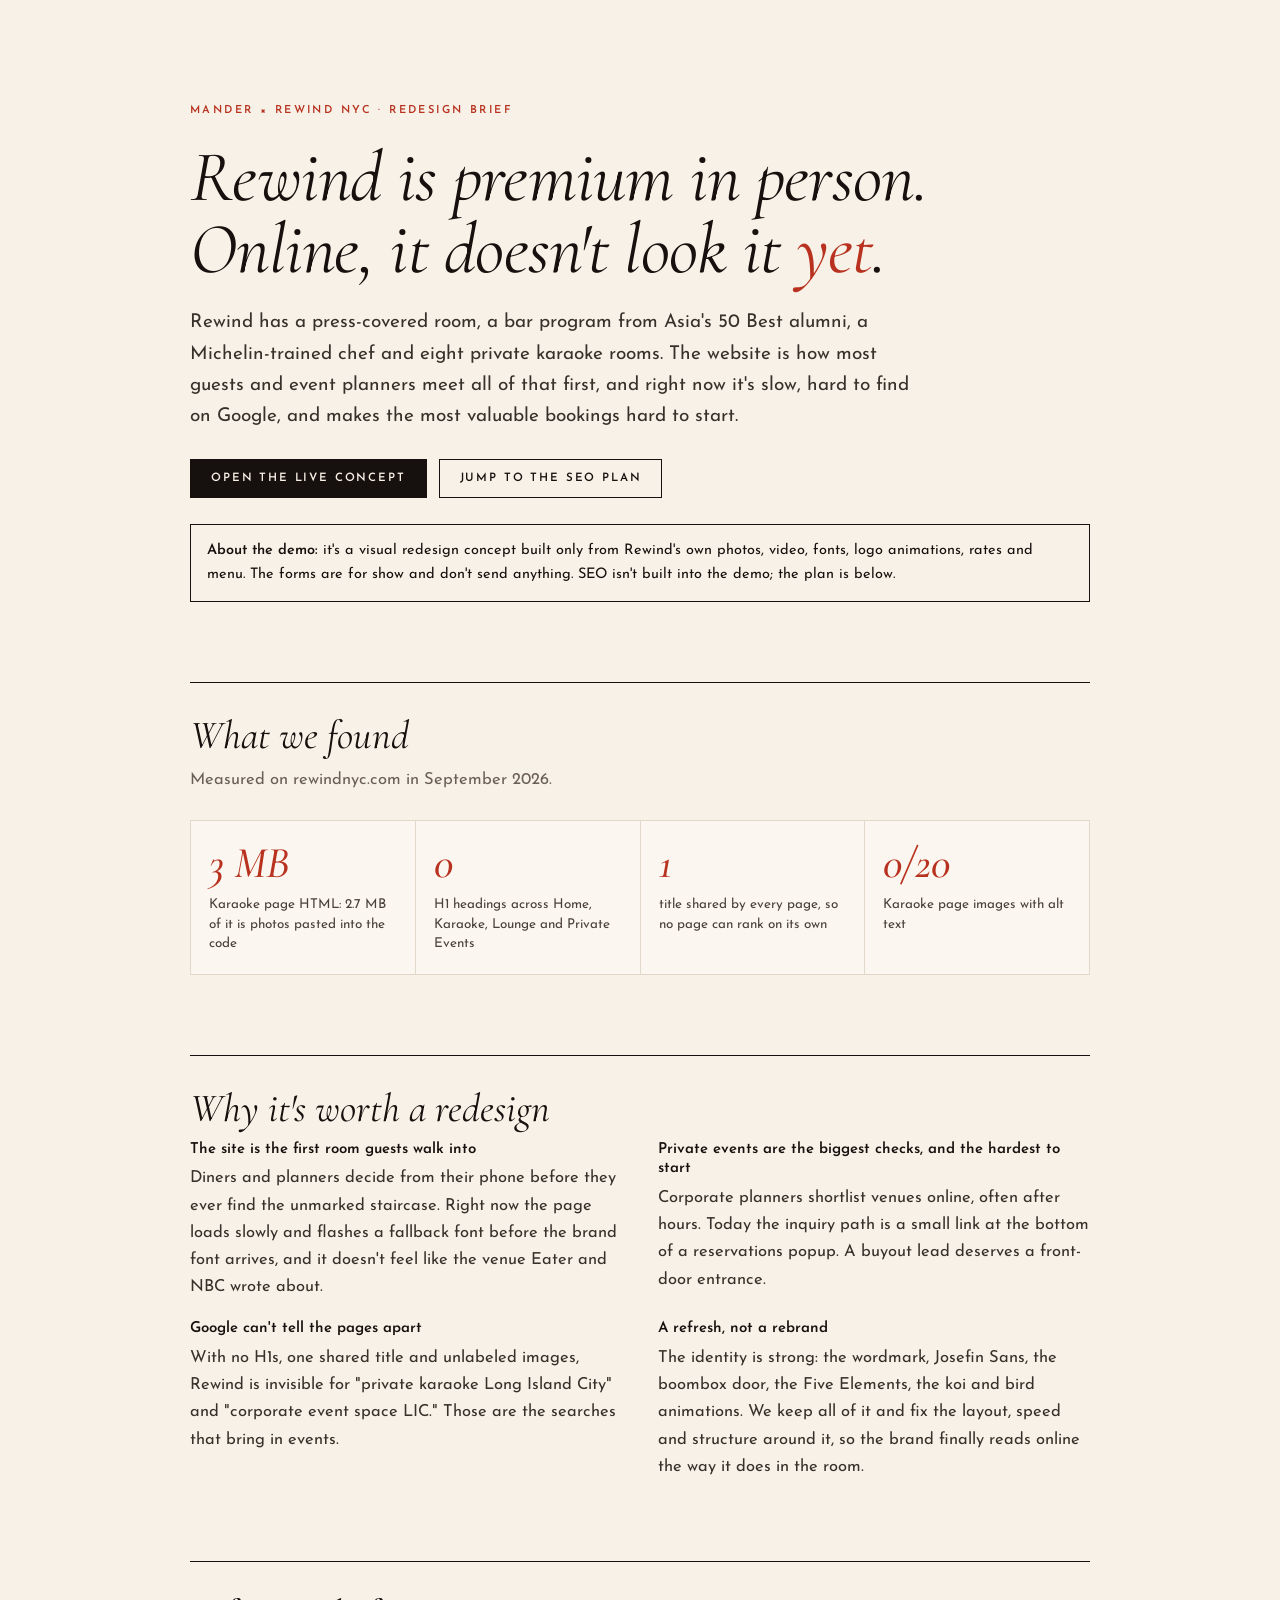
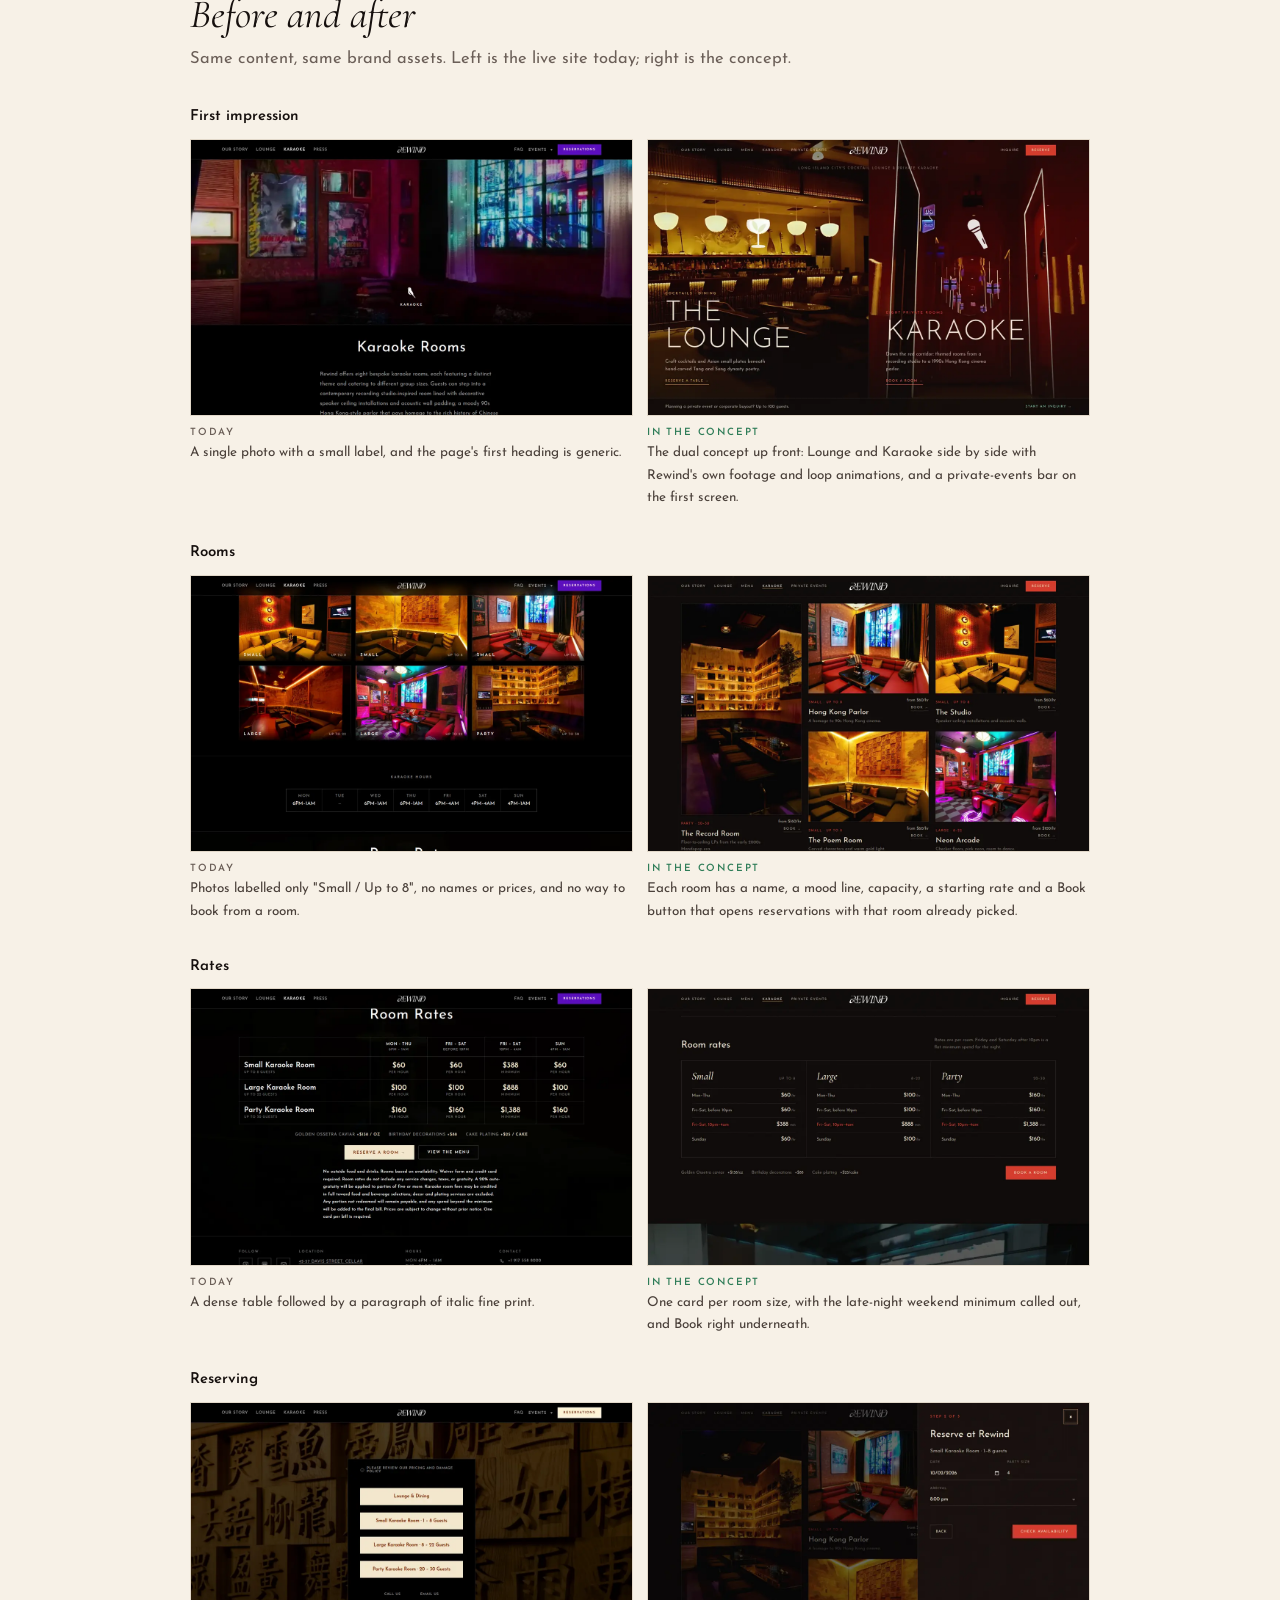
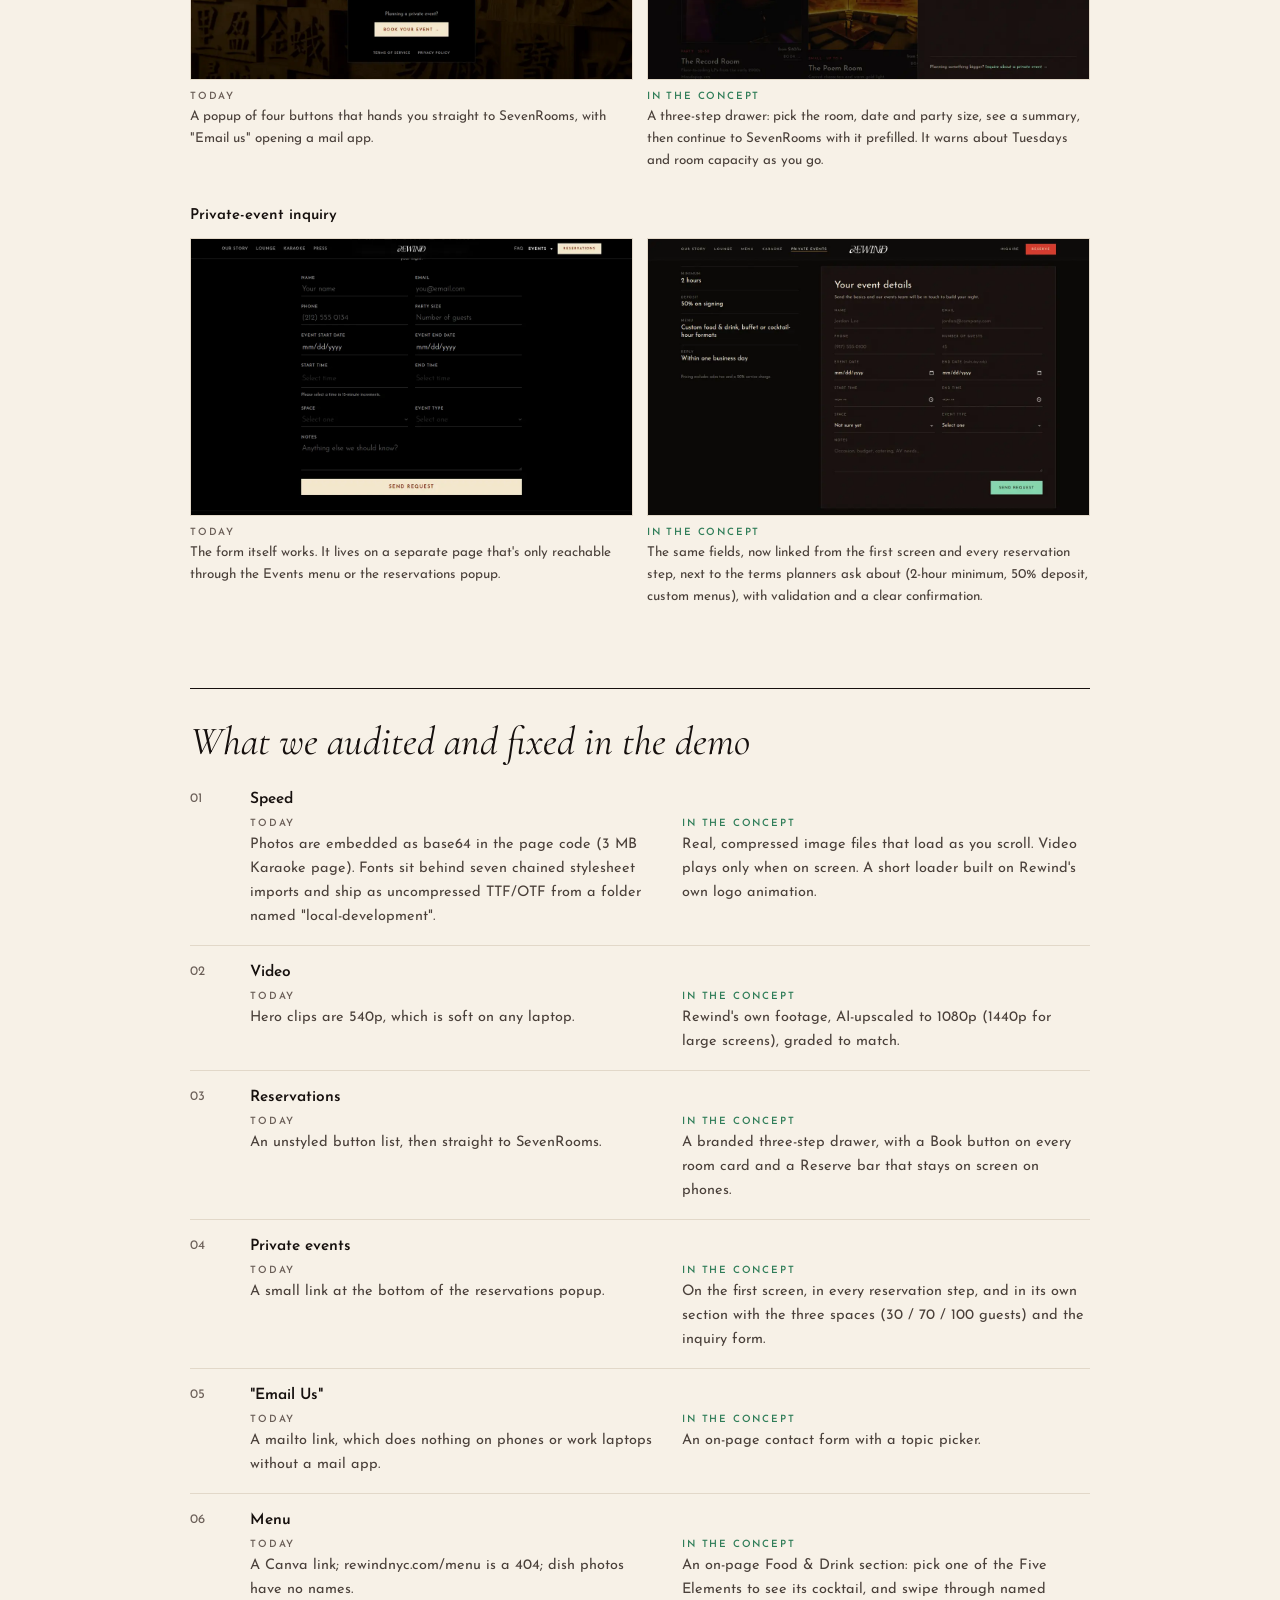
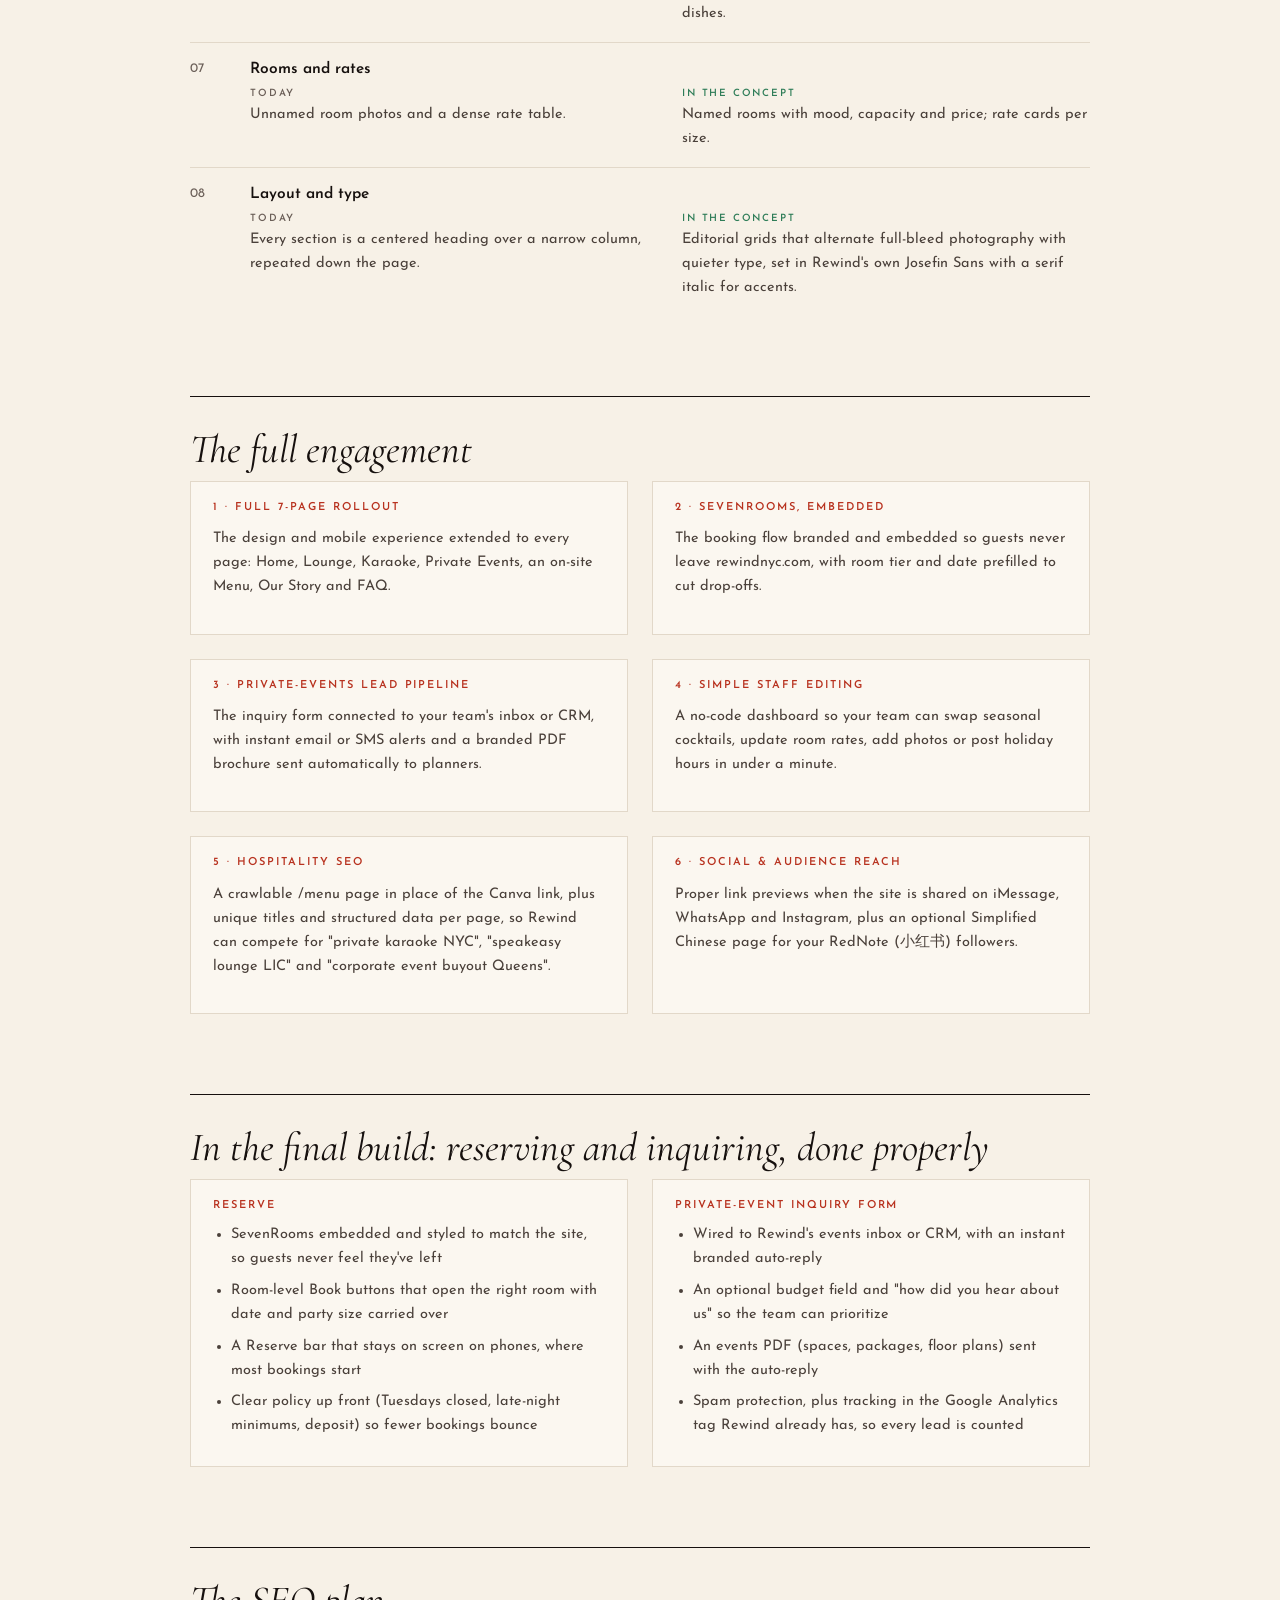
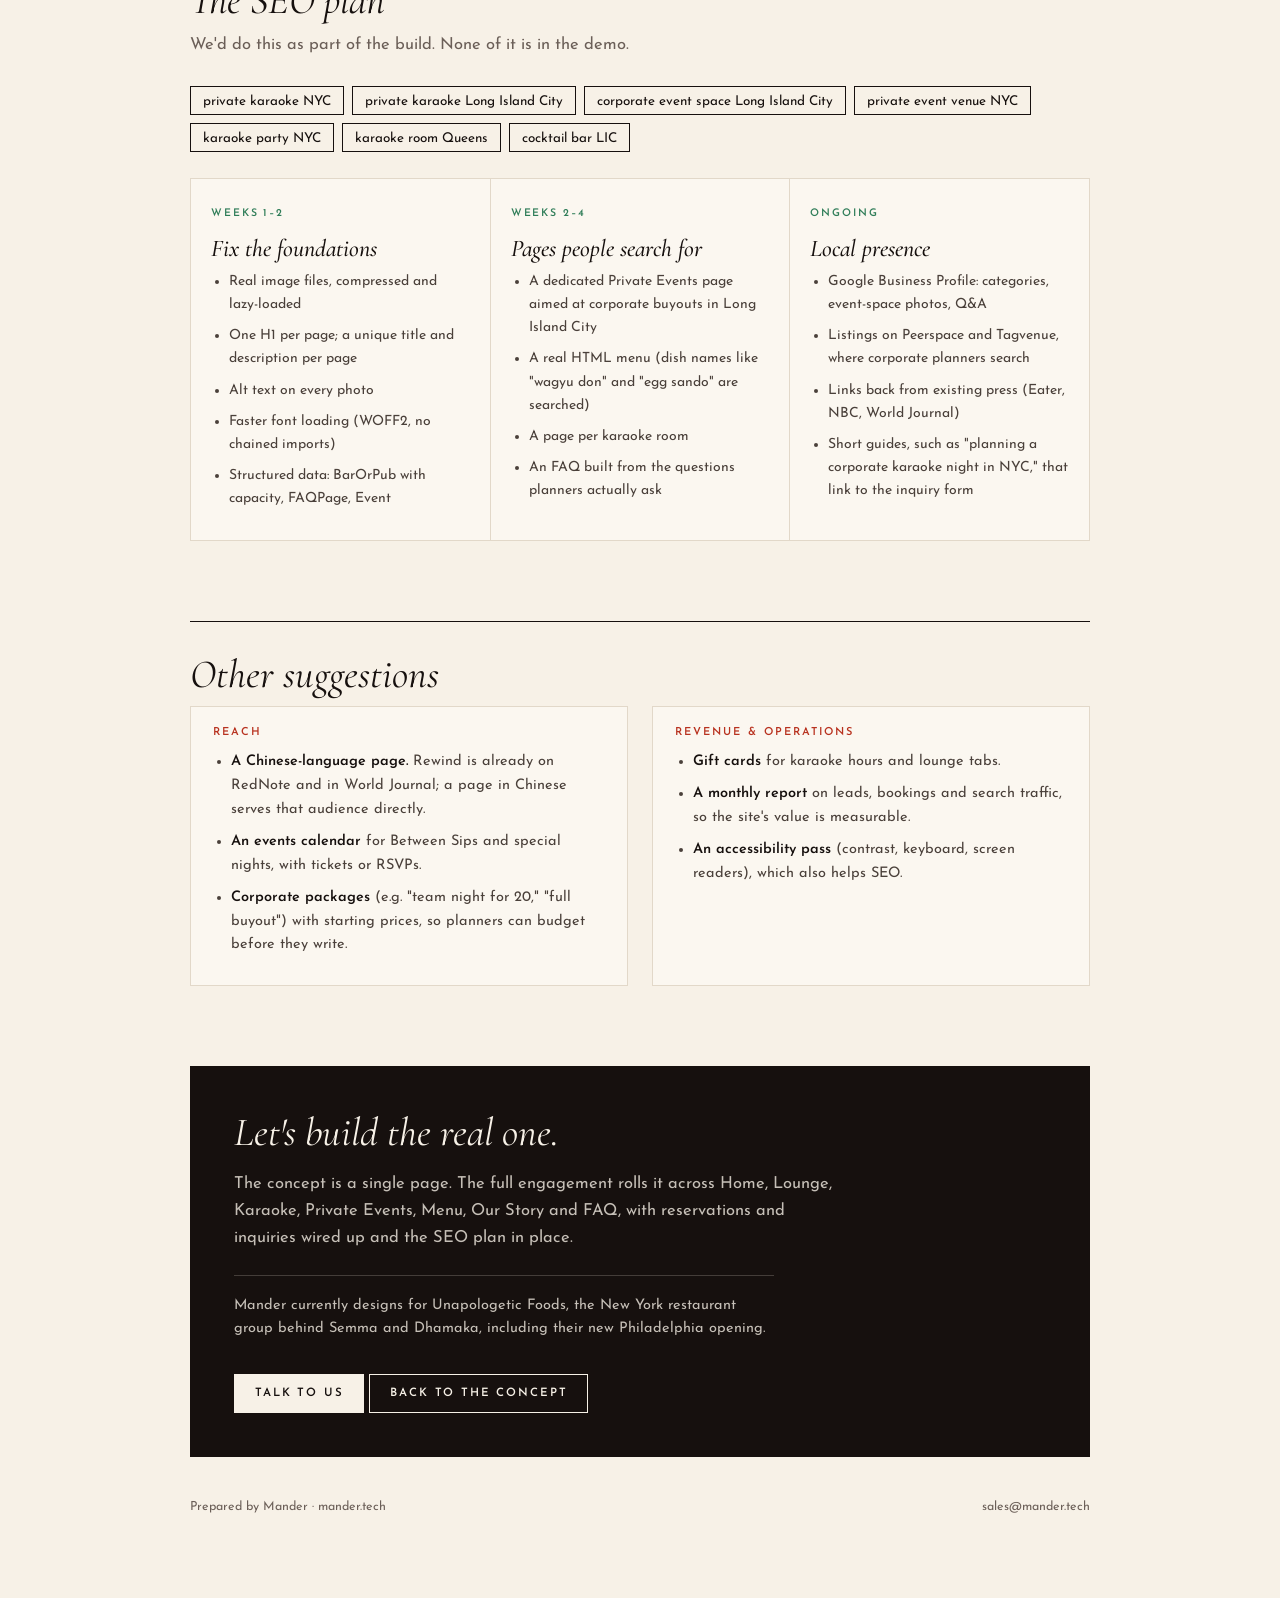
<file: site/leave-behind.html>
<!doctype html>
<html lang="en">
<head>
<meta charset="utf-8">
<meta name="viewport" content="width=device-width, initial-scale=1">
<title>Rewind Redesign Brief — Mander</title>
<meta name="robots" content="noindex">
<link rel="preconnect" href="https://fonts.googleapis.com">
<link rel="preconnect" href="https://fonts.gstatic.com" crossorigin>
<link href="https://fonts.googleapis.com/css2?family=Josefin+Sans:wght@300;400;600&family=Cormorant+Garamond:ital,wght@1,400;1,500&display=swap" rel="stylesheet">
<style>
:root{--ink:#16100e;--muted:#6b5f58;--line:#e2d8c9;--paper:#f7f1e7;--card:#fbf7f0;--red:#b8321f;--jade:#2f7d58;
  --f-d:'Cormorant Garamond',Georgia,serif;--f-b:'Josefin Sans',Futura,'Century Gothic',sans-serif;color-scheme:light}
*{box-sizing:border-box}
body{margin:0;background:var(--paper);color:var(--ink);font:400 16.5px/1.65 var(--f-b);-webkit-font-smoothing:antialiased}
img{max-width:100%;height:auto;display:block}
a{color:inherit}
.wrap{max-width:980px;margin:0 auto;padding:clamp(48px,8vw,96px) clamp(18px,5vw,40px) 80px}
.tag{font:600 11px/1 var(--f-b);letter-spacing:.22em;text-transform:uppercase;color:var(--red)}
h1{font:italic 400 clamp(42px,6vw,72px)/1 var(--f-d);letter-spacing:-.01em;margin:18px 0 22px;text-wrap:balance}
h1 em{color:var(--red)}
h2{font:italic 400 clamp(30px,3.6vw,40px)/1.1 var(--f-d);margin:0 0 10px}
h3{margin:0}
.lede{font-size:19px;max-width:62ch;color:#3a302b}
.links{display:flex;flex-wrap:wrap;gap:12px;margin-top:26px}
.btn{display:inline-block;padding:13px 20px;font:600 11.5px/1 var(--f-b);letter-spacing:.16em;text-transform:uppercase;text-decoration:none;border:1px solid var(--ink)}
.btn--solid{background:var(--ink);color:var(--paper)}
.note{margin-top:26px;padding:14px 16px;border:1px solid var(--ink);font-size:14.5px}
section{margin-top:80px;padding-top:30px;border-top:1px solid var(--ink)}
.sub{color:var(--muted);margin:0 0 26px;max-width:64ch}
.stats{display:grid;grid-template-columns:repeat(4,1fr);gap:1px;background:var(--line);border:1px solid var(--line);margin-top:8px}
.stat{background:var(--card);padding:20px 18px}
.stat b{display:block;font:italic 500 44px/1 var(--f-d);color:var(--red)}
.stat span{display:block;margin-top:10px;font-size:13.5px;color:#4a403a;line-height:1.45}
.why{display:grid;grid-template-columns:1fr 1fr;gap:18px 36px}
.why p{margin:0;color:#3a302b}
.why h3{font:600 15px/1.3 var(--f-b);margin-bottom:6px}
.cols{display:grid;grid-template-columns:1fr 1fr;gap:24px}
.card{border:1px solid var(--line);padding:20px 22px;background:var(--card)}
.card h3{font:600 11px/1 var(--f-b);letter-spacing:.18em;text-transform:uppercase;margin:0 0 12px;color:var(--red)}
.card p,.card li{font-size:14.5px;color:#4a403a}
ul{padding-left:1.1em;margin:0}
li{margin:8px 0}
li b,p b{font-weight:600;color:var(--ink)}
.ba{margin-top:34px}
.ba h3{font:600 15px/1.3 var(--f-b);margin-bottom:12px}
.ba__pair{display:grid;grid-template-columns:1fr 1fr;gap:14px}
.ba figure{margin:0}
.ba figure img{border:1px solid var(--line)}
.ba figcaption{margin-top:8px;font-size:13.5px;color:#4a403a}
.ba figcaption::before{display:block;font:600 10px/1.8 var(--f-b);letter-spacing:.18em;text-transform:uppercase}
.ba .b figcaption::before{content:"Today";color:var(--muted)}
.ba .a figcaption::before{content:"In the concept";color:var(--jade)}
.fix{display:grid;grid-template-columns:2.2em 1fr 1fr;gap:6px 24px;padding:16px 0;border-top:1px solid var(--line)}
.fix:first-of-type{border-top:0}
.fix .n{font:400 13px var(--f-b);color:var(--muted);padding-top:3px}
.fix h3{grid-column:2/-1;font:600 15.5px/1.3 var(--f-b)}
.fix .b,.fix .a{font-size:14.5px;color:#4a403a;margin:0}
.fix .b::before,.fix .a::before{display:block;font:600 10px/1.8 var(--f-b);letter-spacing:.18em;text-transform:uppercase}
.fix .b::before{content:"Today";color:var(--muted)}
.fix .a::before{content:"In the concept";color:var(--jade)}
.fix .b{grid-column:2}
.terms{display:flex;flex-wrap:wrap;gap:8px;margin:0 0 26px;padding:0;list-style:none}
.terms li{margin:0;font:400 13.5px var(--f-b);padding:8px 12px 6px;border:1px solid var(--ink)}
.phases{display:grid;grid-template-columns:repeat(3,1fr);gap:1px;background:var(--line);border:1px solid var(--line)}
.phase{background:var(--card);padding:20px 20px 22px}
.phase .when{font:600 10.5px/1 var(--f-b);letter-spacing:.18em;text-transform:uppercase;color:var(--jade)}
.phase h3{font:italic 500 24px/1.1 var(--f-d);margin:10px 0 8px}
.phase li{font-size:14px;color:#4a403a}
.cta{background:var(--ink);color:var(--paper);padding:clamp(28px,4vw,44px);margin-top:80px}
.cta h2{color:var(--paper)}
.cta p{color:rgba(247,241,231,.78);max-width:60ch}
.cta .btn{border-color:var(--paper);color:var(--paper);margin-top:18px}
.cta .btn--solid{background:var(--paper);color:var(--ink)}
.creds{margin-top:22px;padding-top:18px;border-top:1px solid rgba(247,241,231,.2);font-size:14.5px;color:rgba(247,241,231,.85)}
.foot{margin-top:40px;display:flex;justify-content:space-between;flex-wrap:wrap;gap:12px;font-size:12.5px;color:var(--muted)}
@media (max-width:760px){
  .stats{grid-template-columns:1fr 1fr}
  .why,.cols,.phases,.ba__pair{grid-template-columns:1fr}
  .fix{grid-template-columns:1fr}.fix h3,.fix .b,.fix .a{grid-column:1}.fix .n{display:none}
}
</style>
</head>
<body>
<main class="wrap">

  <span class="tag">Mander × Rewind NYC · Redesign brief</span>
  <h1>Rewind is premium in person. Online, it doesn't look it <em>yet</em>.</h1>
  <p class="lede">Rewind has a press-covered room, a bar program from Asia's 50 Best alumni, a Michelin-trained chef and eight private karaoke rooms. The website is how most guests and event planners meet all of that first, and right now it's slow, hard to find on Google, and makes the most valuable bookings hard to start.</p>
  <div class="links">
    <a class="btn btn--solid" href="./">Open the live concept</a>
    <a class="btn" href="#seo">Jump to the SEO plan</a>
  </div>
  <p class="note"><b>About the demo:</b> it's a visual redesign concept built only from Rewind's own photos, video, fonts, logo animations, rates and menu. The forms are for show and don't send anything. SEO isn't built into the demo; the plan is below.</p>

  <section>
    <h2>What we found</h2>
    <p class="sub">Measured on rewindnyc.com in September 2026.</p>
    <div class="stats">
      <div class="stat"><b>3 MB</b><span>Karaoke page HTML: 2.7 MB of it is photos pasted into the code</span></div>
      <div class="stat"><b>0</b><span>H1 headings across Home, Karaoke, Lounge and Private Events</span></div>
      <div class="stat"><b>1</b><span>title shared by every page, so no page can rank on its own</span></div>
      <div class="stat"><b>0/20</b><span>Karaoke page images with alt text</span></div>
    </div>
  </section>

  <section>
    <h2>Why it's worth a redesign</h2>
    <div class="why">
      <div><h3>The site is the first room guests walk into</h3><p>Diners and planners decide from their phone before they ever find the unmarked staircase. Right now the page loads slowly and flashes a fallback font before the brand font arrives, and it doesn't feel like the venue Eater and NBC wrote about.</p></div>
      <div><h3>Private events are the biggest checks, and the hardest to start</h3><p>Corporate planners shortlist venues online, often after hours. Today the inquiry path is a small link at the bottom of a reservations popup. A buyout lead deserves a front-door entrance.</p></div>
      <div><h3>Google can't tell the pages apart</h3><p>With no H1s, one shared title and unlabeled images, Rewind is invisible for "private karaoke Long Island City" and "corporate event space LIC." Those are the searches that bring in events.</p></div>
      <div><h3>A refresh, not a rebrand</h3><p>The identity is strong: the wordmark, Josefin Sans, the boombox door, the Five Elements, the koi and bird animations. We keep all of it and fix the layout, speed and structure around it, so the brand finally reads online the way it does in the room.</p></div>
    </div>
  </section>

  <section>
    <h2>Before and after</h2>
    <p class="sub">Same content, same brand assets. Left is the live site today; right is the concept.</p>

    <div class="ba"><h3>First impression</h3>
      <div class="ba__pair">
        <figure class="b"><img src="assets/brief/before-hero.webp" alt="Current Karaoke page header" loading="lazy" width="1200" height="750"><figcaption>A single photo with a small label, and the page's first heading is generic.</figcaption></figure>
        <figure class="a"><img src="assets/brief/after-hero.webp" alt="Concept hero with Lounge and Karaoke panels" loading="lazy" width="1200" height="750"><figcaption>The dual concept up front: Lounge and Karaoke side by side with Rewind's own footage and loop animations, and a private-events bar on the first screen.</figcaption></figure>
      </div></div>

    <div class="ba"><h3>Rooms</h3>
      <div class="ba__pair">
        <figure class="b"><img src="assets/brief/before-rooms.webp" alt="Current karaoke room grid" loading="lazy" width="1200" height="750"><figcaption>Photos labelled only "Small / Up to 8", no names or prices, and no way to book from a room.</figcaption></figure>
        <figure class="a"><img src="assets/brief/after-rooms.webp" alt="Concept room cards" loading="lazy" width="1200" height="750"><figcaption>Each room has a name, a mood line, capacity, a starting rate and a Book button that opens reservations with that room already picked.</figcaption></figure>
      </div></div>

    <div class="ba"><h3>Rates</h3>
      <div class="ba__pair">
        <figure class="b"><img src="assets/brief/before-rates.webp" alt="Current rates table" loading="lazy" width="1200" height="750"><figcaption>A dense table followed by a paragraph of italic fine print.</figcaption></figure>
        <figure class="a"><img src="assets/brief/after-rates.webp" alt="Concept rate cards" loading="lazy" width="1200" height="750"><figcaption>One card per room size, with the late-night weekend minimum called out, and Book right underneath.</figcaption></figure>
      </div></div>

    <div class="ba"><h3>Reserving</h3>
      <div class="ba__pair">
        <figure class="b"><img src="assets/brief/before-reserve.webp" alt="Current reservations popup" loading="lazy" width="1200" height="750"><figcaption>A popup of four buttons that hands you straight to SevenRooms, with "Email us" opening a mail app.</figcaption></figure>
        <figure class="a"><img src="assets/brief/after-reserve.webp" alt="Concept reservation drawer" loading="lazy" width="1200" height="750"><figcaption>A three-step drawer: pick the room, date and party size, see a summary, then continue to SevenRooms with it prefilled. It warns about Tuesdays and room capacity as you go.</figcaption></figure>
      </div></div>

    <div class="ba"><h3>Private-event inquiry</h3>
      <div class="ba__pair">
        <figure class="b"><img src="assets/brief/before-form.webp" alt="Current private events inquiry form" loading="lazy" width="1200" height="750"><figcaption>The form itself works. It lives on a separate page that's only reachable through the Events menu or the reservations popup.</figcaption></figure>
        <figure class="a"><img src="assets/brief/after-form.webp" alt="Concept private events section with inquiry form" loading="lazy" width="1200" height="750"><figcaption>The same fields, now linked from the first screen and every reservation step, next to the terms planners ask about (2-hour minimum, 50% deposit, custom menus), with validation and a clear confirmation.</figcaption></figure>
      </div></div>
  </section>

  <section>
    <h2>What we audited and fixed in the demo</h2>
    <div>
      <div class="fix"><span class="n">01</span><h3>Speed</h3>
        <p class="b">Photos are embedded as base64 in the page code (3 MB Karaoke page). Fonts sit behind seven chained stylesheet imports and ship as uncompressed TTF/OTF from a folder named "local-development".</p>
        <p class="a">Real, compressed image files that load as you scroll. Video plays only when on screen. A short loader built on Rewind's own logo animation.</p></div>
      <div class="fix"><span class="n">02</span><h3>Video</h3>
        <p class="b">Hero clips are 540p, which is soft on any laptop.</p>
        <p class="a">Rewind's own footage, AI-upscaled to 1080p (1440p for large screens), graded to match.</p></div>
      <div class="fix"><span class="n">03</span><h3>Reservations</h3>
        <p class="b">An unstyled button list, then straight to SevenRooms.</p>
        <p class="a">A branded three-step drawer, with a Book button on every room card and a Reserve bar that stays on screen on phones.</p></div>
      <div class="fix"><span class="n">04</span><h3>Private events</h3>
        <p class="b">A small link at the bottom of the reservations popup.</p>
        <p class="a">On the first screen, in every reservation step, and in its own section with the three spaces (30 / 70 / 100 guests) and the inquiry form.</p></div>
      <div class="fix"><span class="n">05</span><h3>"Email Us"</h3>
        <p class="b">A mailto link, which does nothing on phones or work laptops without a mail app.</p>
        <p class="a">An on-page contact form with a topic picker.</p></div>
      <div class="fix"><span class="n">06</span><h3>Menu</h3>
        <p class="b">A Canva link; rewindnyc.com/menu is a 404; dish photos have no names.</p>
        <p class="a">An on-page Food &amp; Drink section: pick one of the Five Elements to see its cocktail, and swipe through named dishes.</p></div>
      <div class="fix"><span class="n">07</span><h3>Rooms and rates</h3>
        <p class="b">Unnamed room photos and a dense rate table.</p>
        <p class="a">Named rooms with mood, capacity and price; rate cards per size.</p></div>
      <div class="fix"><span class="n">08</span><h3>Layout and type</h3>
        <p class="b">Every section is a centered heading over a narrow column, repeated down the page.</p>
        <p class="a">Editorial grids that alternate full-bleed photography with quieter type, set in Rewind's own Josefin Sans with a serif italic for accents.</p></div>
    </div>
  </section>

  <section>
    <h2>The full engagement</h2>
    <div class="cols">
      <div class="card"><h3>1 · Full 7-page rollout</h3><p>The design and mobile experience extended to every page: Home, Lounge, Karaoke, Private Events, an on-site Menu, Our Story and FAQ.</p></div>
      <div class="card"><h3>2 · SevenRooms, embedded</h3><p>The booking flow branded and embedded so guests never leave rewindnyc.com, with room tier and date prefilled to cut drop-offs.</p></div>
      <div class="card"><h3>3 · Private-events lead pipeline</h3><p>The inquiry form connected to your team's inbox or CRM, with instant email or SMS alerts and a branded PDF brochure sent automatically to planners.</p></div>
      <div class="card"><h3>4 · Simple staff editing</h3><p>A no-code dashboard so your team can swap seasonal cocktails, update room rates, add photos or post holiday hours in under a minute.</p></div>
      <div class="card"><h3>5 · Hospitality SEO</h3><p>A crawlable /menu page in place of the Canva link, plus unique titles and structured data per page, so Rewind can compete for "private karaoke NYC", "speakeasy lounge LIC" and "corporate event buyout Queens".</p></div>
      <div class="card"><h3>6 · Social &amp; audience reach</h3><p>Proper link previews when the site is shared on iMessage, WhatsApp and Instagram, plus an optional Simplified Chinese page for your RedNote (小红书) followers.</p></div>
    </div>
  </section>

  <section>
    <h2>In the final build: reserving and inquiring, done properly</h2>
    <div class="cols">
      <div class="card"><h3>Reserve</h3><ul>
        <li>SevenRooms embedded and styled to match the site, so guests never feel they've left</li>
        <li>Room-level Book buttons that open the right room with date and party size carried over</li>
        <li>A Reserve bar that stays on screen on phones, where most bookings start</li>
        <li>Clear policy up front (Tuesdays closed, late-night minimums, deposit) so fewer bookings bounce</li></ul></div>
      <div class="card"><h3>Private-event inquiry form</h3><ul>
        <li>Wired to Rewind's events inbox or CRM, with an instant branded auto-reply</li>
        <li>An optional budget field and "how did you hear about us" so the team can prioritize</li>
        <li>An events PDF (spaces, packages, floor plans) sent with the auto-reply</li>
        <li>Spam protection, plus tracking in the Google Analytics tag Rewind already has, so every lead is counted</li></ul></div>
    </div>
  </section>

  <section id="seo">
    <h2>The SEO plan</h2>
    <p class="sub">We'd do this as part of the build. None of it is in the demo.</p>
    <ul class="terms">
      <li>private karaoke NYC</li><li>private karaoke Long Island City</li><li>corporate event space Long Island City</li>
      <li>private event venue NYC</li><li>karaoke party NYC</li><li>karaoke room Queens</li><li>cocktail bar LIC</li>
    </ul>
    <div class="phases">
      <div class="phase"><span class="when">Weeks 1–2</span><h3>Fix the foundations</h3><ul>
        <li>Real image files, compressed and lazy-loaded</li>
        <li>One H1 per page; a unique title and description per page</li>
        <li>Alt text on every photo</li>
        <li>Faster font loading (WOFF2, no chained imports)</li>
        <li>Structured data: BarOrPub with capacity, FAQPage, Event</li></ul></div>
      <div class="phase"><span class="when">Weeks 2–4</span><h3>Pages people search for</h3><ul>
        <li>A dedicated Private Events page aimed at corporate buyouts in Long Island City</li>
        <li>A real HTML menu (dish names like "wagyu don" and "egg sando" are searched)</li>
        <li>A page per karaoke room</li>
        <li>An FAQ built from the questions planners actually ask</li></ul></div>
      <div class="phase"><span class="when">Ongoing</span><h3>Local presence</h3><ul>
        <li>Google Business Profile: categories, event-space photos, Q&amp;A</li>
        <li>Listings on Peerspace and Tagvenue, where corporate planners search</li>
        <li>Links back from existing press (Eater, NBC, World Journal)</li>
        <li>Short guides, such as "planning a corporate karaoke night in NYC," that link to the inquiry form</li></ul></div>
    </div>
  </section>

  <section>
    <h2>Other suggestions</h2>
    <div class="cols">
      <div class="card"><h3>Reach</h3><ul>
        <li><b>A Chinese-language page.</b> Rewind is already on RedNote and in World Journal; a page in Chinese serves that audience directly.</li>
        <li><b>An events calendar</b> for Between Sips and special nights, with tickets or RSVPs.</li>
        <li><b>Corporate packages</b> (e.g. "team night for 20," "full buyout") with starting prices, so planners can budget before they write.</li></ul></div>
      <div class="card"><h3>Revenue &amp; operations</h3><ul>
        <li><b>Gift cards</b> for karaoke hours and lounge tabs.</li>
        <li><b>A monthly report</b> on leads, bookings and search traffic, so the site's value is measurable.</li>
        <li><b>An accessibility pass</b> (contrast, keyboard, screen readers), which also helps SEO.</li></ul></div>
    </div>
  </section>

  <div class="cta">
    <h2>Let's build the real one.</h2>
    <p>The concept is a single page. The full engagement rolls it across Home, Lounge, Karaoke, Private Events, Menu, Our Story and FAQ, with reservations and inquiries wired up and the SEO plan in place.</p>
    <p class="creds">Mander currently designs for Unapologetic Foods, the New York restaurant group behind Semma and Dhamaka, including their new Philadelphia opening.</p>
    <a class="btn btn--solid" href="./#mander">Talk to us</a>
    <a class="btn" href="./">Back to the concept</a>
  </div>

  <div class="foot"><span>Prepared by Mander · mander.tech</span><span>sales@mander.tech</span></div>
</main>
</body>
</html>
</file>
<file: site/styles.css>
/* Rewind — concept. Single dark theme by design (nightlife venue). */
:root{
  --ink:#0b0706;        /* lacquer black */
  --ink-2:#140c0a;
  --ink-3:#1d1210;
  --oxblood:#4a110d;
  --red:#d7392a;        /* corridor red */
  --amber:#e3a857;      /* paper-lantern gold */
  --jade:#86d7ae;       /* HK fluorescent green, used sparingly */
  --paper:#f1e6d4;
  --paper-2:rgba(241,230,212,.72);
  --paper-3:rgba(241,230,212,.48);
  --line:rgba(241,230,212,.12);
  --line-2:rgba(241,230,212,.22);

  --f-display:'Josefin Sans', 'Futura', 'Century Gothic', sans-serif;
  --f-accent:'Cormorant Garamond', 'Singel', Georgia, serif;
  --f-body:'Josefin Sans', 'Futura', 'Century Gothic', sans-serif;
  --f-mono:'Josefin Sans', 'Futura', 'Century Gothic', sans-serif;
  --f-zh:'Noto Serif TC', 'Songti TC', 'PMingLiU', serif;

  --gut:clamp(16px, 4vw, 48px);
  --ease:cubic-bezier(.2,.7,.1,1);
  color-scheme:dark;
}
*,*::before,*::after{box-sizing:border-box}
html{scroll-behavior:smooth;-webkit-text-size-adjust:100%}
body{margin:0;background:var(--ink);color:var(--paper);font:400 17px/1.6 var(--f-body);-webkit-font-smoothing:antialiased;overflow-x:hidden}
img,video{display:block;max-width:100%;height:auto}
a{color:inherit;text-decoration:none}
button{font:inherit;color:inherit}
[hidden]{display:none!important}
h1,h2,h3,h4{margin:0;font-weight:400;text-wrap:balance}
p{margin:0}
:focus-visible{outline:1px solid var(--amber);outline-offset:3px}
::selection{background:var(--red);color:var(--paper)}

/* film grain over everything, very quiet */
body::after{content:"";position:fixed;inset:-50%;z-index:90;pointer-events:none;opacity:.07;
  background-image:url("data:image/svg+xml;utf8,<svg xmlns='http://www.w3.org/2000/svg' width='160' height='160'><filter id='n'><feTurbulence type='fractalNoise' baseFrequency='.9' numOctaves='2' stitchTiles='stitch'/></filter><rect width='100%' height='100%' filter='url(%23n)'/></svg>");
  animation:grain 1s steps(4) infinite}
@keyframes grain{0%{transform:translate(0,0)}25%{transform:translate(-3%,2%)}50%{transform:translate(2%,-3%)}75%{transform:translate(-2%,-1%)}}

.wrap{max-width:1320px;margin:0 auto;padding-inline:var(--gut)}
.eyebrow{display:inline-block;font:600 11.5px/1.4 var(--f-mono);letter-spacing:.24em;text-transform:uppercase;color:var(--paper-3)}
.eyebrow--amber{color:var(--amber)}
.eyebrow--red{color:var(--red)}
.eyebrow--jade{color:var(--jade)}
.h-display{font:300 clamp(38px,5.6vw,84px)/1.02 var(--f-display);letter-spacing:-.01em;margin-top:18px}
.h-display em,.hero__title em,.h-sub em{font-family:var(--f-accent);font-style:italic;font-weight:500;color:var(--amber);letter-spacing:0;font-size:1.08em}
.h-sub{font:400 clamp(24px,2.4vw,32px)/1.1 var(--f-display);letter-spacing:-.01em}
.lede{font-size:clamp(17px,1.4vw,20px);line-height:1.55;color:var(--paper);max-width:52ch}
.fine{font-size:12.5px;color:var(--paper-3);line-height:1.5}
.link{background:none;border:0;padding:0;cursor:pointer;color:var(--amber);font-size:14px;border-bottom:1px solid transparent;transition:border-color .2s}
.link:hover{border-color:currentColor}

/* buttons */
.btn{background:none;display:inline-flex;align-items:center;justify-content:center;gap:10px;padding:15px 26px;border:1px solid transparent;border-radius:0;cursor:pointer;
  font:500 12px/1 var(--f-mono);letter-spacing:.14em;text-transform:uppercase;transition:background .3s var(--ease),color .3s var(--ease),border-color .3s,transform .3s var(--ease);white-space:nowrap}
.btn:active{transform:translateY(1px)}
.btn--sm{padding:11px 18px;font-size:11px}
.btn--red{background:var(--red);color:var(--paper)}
.btn--red:hover{background:#ef4a39}
.btn--jade{background:var(--jade);color:var(--ink)}
.btn--jade:hover{background:#a5e8c5}
.btn--paper{background:var(--paper);color:var(--ink)}
.btn--paper:hover{background:#fff}
.btn--ghost{border-color:var(--line-2);color:var(--paper)}
.btn--ghost:hover{border-color:var(--paper)}
.btn.is-busy span{opacity:.5}
.btn.is-busy::after{content:"";width:12px;height:12px;border:1.5px solid currentColor;border-right-color:transparent;border-radius:50%;animation:spin .7s linear infinite}
@keyframes spin{to{transform:rotate(360deg)}}

/* ============ LOADER ============ */
.loader{position:fixed;inset:0;z-index:100;display:grid;place-items:center;background:var(--ink);transition:opacity .8s var(--ease) .1s,visibility 0s linear .9s}
body:not(.is-loading) .loader{opacity:0;visibility:hidden}
.loader__mark{display:grid;justify-items:center;gap:6px}
.loader__loop{width:132px;height:132px;object-fit:contain}
.loader__word{width:150px;opacity:.85}
.loader__bar{width:120px;height:1px;background:var(--line);margin-top:14px;overflow:hidden}
.loader__bar i{display:block;height:100%;width:100%;background:var(--amber);transform-origin:left;transform:scaleX(var(--p,0));transition:transform .4s var(--ease)}

/* ============ NAV ============ */
.nav{position:fixed;top:0;left:0;right:0;z-index:50;padding-top:env(safe-area-inset-top,0px);transition:background .4s,border-color .4s,backdrop-filter .4s;border-bottom:1px solid transparent}
.nav.is-solid{background:rgba(11,7,6,.86);backdrop-filter:blur(12px);-webkit-backdrop-filter:blur(12px);border-color:var(--line)}
.nav__row{display:grid;grid-template-columns:1fr auto 1fr;align-items:center;max-width:1320px;margin:0 auto;padding:16px var(--gut)}
.nav__links{display:flex;gap:28px;font:500 11px/1 var(--f-mono);letter-spacing:.16em;text-transform:uppercase}
.nav__links a{color:var(--paper-2);transition:color .2s}
.nav__links a:hover{color:var(--paper)}
.nav__logo{display:flex;align-items:center}
.nav__logo img{height:24px;width:auto}
.nav__links a.is-active{color:var(--paper);box-shadow:0 1px 0 var(--amber)}
.nav__cta{display:flex;justify-content:flex-end;align-items:center;gap:22px}
.nav__inquire{font:500 11px/1 var(--f-mono);letter-spacing:.16em;text-transform:uppercase;color:var(--paper-2)}
.nav__inquire:hover{color:var(--jade)}
.nav__burger{display:none;background:none;border:0;width:34px;height:34px;cursor:pointer;position:relative}
.nav__burger span{position:absolute;left:7px;right:7px;height:1px;background:var(--paper);transition:transform .3s var(--ease)}
.nav__burger span:first-child{top:13px}.nav__burger span:last-child{top:20px}
.nav__burger[aria-expanded="true"] span:first-child{transform:translateY(3.5px) rotate(45deg)}
.nav__burger[aria-expanded="true"] span:last-child{transform:translateY(-3.5px) rotate(-45deg)}
.nav__sheet{display:grid;gap:4px;padding:8px var(--gut) 24px;background:rgba(11,7,6,.96);border-bottom:1px solid var(--line)}
.nav__sheet a{font:400 30px/1.3 var(--f-display);padding:6px 0}
@media (max-width:900px){
  .nav__row{grid-template-columns:auto 1fr}
  .nav__links,.nav__inquire{display:none}
  .nav__logo{order:0}
  .nav__cta{gap:12px}
  .nav__burger{display:block}
}

/* ============ HERO ============ */
.hero{position:relative;display:flex;height:100svh;min-height:600px;max-height:1100px;background:#000;overflow:hidden}
.hero__panel{position:relative;flex:1 1 50%;overflow:hidden;transition:flex-grow .9s var(--ease);isolation:isolate}
.hero__panel .hero__bg{position:absolute;inset:0;width:100%;height:100%;object-fit:cover;transform:scale(1.04);transition:transform 1.4s var(--ease),filter .9s var(--ease)}
.hero__shade{position:absolute;inset:0;background:linear-gradient(180deg,rgba(11,7,6,.55) 0%,rgba(11,7,6,0) 30%,rgba(11,7,6,.15) 55%,rgba(11,7,6,.92) 100%);z-index:1}
.hero__panel[data-side="karaoke"] .hero__shade{background:linear-gradient(180deg,rgba(11,7,6,.55) 0%,rgba(11,7,6,0) 30%,rgba(40,6,4,.2) 55%,rgba(11,7,6,.94) 100%)}
.hero__panel + .hero__panel{border-left:1px solid rgba(241,230,212,.14)}
.hero__copy{position:absolute;left:0;right:0;bottom:0;z-index:2;padding:0 clamp(20px,4vw,56px) clamp(96px,11vh,130px);display:grid;gap:14px;justify-items:start}
.hero__title{font:300 clamp(48px,6.4vw,104px)/.95 var(--f-display);letter-spacing:.02em;text-transform:uppercase}
.hero__panel[data-side="lounge"] .hero__title{font-weight:300}
.hero__copy p{max-width:36ch;color:var(--paper-2);font-size:15.5px;opacity:.85;transition:opacity .6s}
.hero__go{font:500 11px/1 var(--f-mono);letter-spacing:.16em;text-transform:uppercase;padding-bottom:6px;border-bottom:1px solid currentColor;margin-top:6px}
.hero__panel[data-side="lounge"] .hero__go{color:var(--amber)}
.hero__panel[data-side="karaoke"] .hero__go{color:#ff6a58}
.hero__go i{font-style:normal;display:inline-block;transition:transform .4s var(--ease)}
.hero__h1{position:absolute;top:calc(env(safe-area-inset-top,0px) + 86px);left:50%;transform:translateX(-50%);z-index:3;width:max-content;max-width:calc(100% - 32px);text-align:center;
  font:500 10.5px/1.4 var(--f-mono);letter-spacing:.24em;text-transform:uppercase;color:var(--paper-3);pointer-events:none}
.hero__events{position:absolute;left:0;right:0;bottom:0;z-index:3;display:flex;justify-content:space-between;align-items:center;gap:16px;padding:16px clamp(20px,4vw,56px);
  background:rgba(11,7,6,.72);backdrop-filter:blur(8px);-webkit-backdrop-filter:blur(8px);border-top:1px solid var(--line);font-size:14px;color:var(--paper-2);transition:background .3s}
.hero__events-go{font:500 11px/1 var(--f-mono);letter-spacing:.16em;text-transform:uppercase;color:var(--jade);white-space:nowrap}
.hero__events:hover{background:rgba(20,12,10,.9)}
@media (hover:hover) and (min-width:901px){
  .hero:hover .hero__panel{flex-grow:.62}
  .hero .hero__panel:hover{flex-grow:1}
  .hero:hover .hero__panel:not(:hover) .hero__bg{filter:saturate(.35) brightness(.55)}
  .hero:hover .hero__panel:not(:hover) .hero__copy p{opacity:0}
  .hero__panel:hover .hero__bg{transform:scale(1)}
  .hero__panel:hover .hero__go i{transform:translateX(6px)}
}
@media (max-width:900px){
  .hero{flex-direction:column;height:auto;max-height:none;min-height:0}
  .hero__panel{flex:none;height:62svh;min-height:420px}
  .hero__panel + .hero__panel{border-left:0;border-top:1px solid var(--line)}
  .hero__copy{padding-bottom:32px}
  .hero__panel[data-side="karaoke"] .hero__copy{padding-bottom:32px}
  .hero__h1{position:absolute;width:1px;height:1px;overflow:hidden;clip-path:inset(50%);white-space:nowrap}
  .hero__events{position:relative;flex-direction:column;align-items:flex-start;gap:8px;padding:20px var(--gut)}
}

/* hero entrance */
.hero__copy > *{opacity:0;transform:translateY(22px);transition:opacity 1s var(--ease),transform 1s var(--ease)}
body.is-ready .hero__copy > *{opacity:1;transform:none}
body.is-ready .hero__copy > *:nth-child(2){transition-delay:.1s}
body.is-ready .hero__copy > *:nth-child(3){transition-delay:.18s}
body.is-ready .hero__copy > *:nth-child(4){transition-delay:.28s}
body.is-ready .hero__copy > *:nth-child(5){transition-delay:.36s}
body.is-ready .hero__panel[data-side="karaoke"] .hero__copy > *{transition-delay:.25s}
body.is-ready .hero__panel[data-side="karaoke"] .hero__copy > *:nth-child(3){transition-delay:.4s}
body.is-ready .hero__panel[data-side="karaoke"] .hero__copy > *:nth-child(4){transition-delay:.5s}
body.is-ready .hero__panel[data-side="karaoke"] .hero__copy > *:nth-child(5){transition-delay:.6s}

/* scroll reveal — content is visible at rest; JS adds .pre only to off-screen items */
.reveal{transition:opacity 1s var(--ease),transform 1s var(--ease)}
.reveal.pre{opacity:0;transform:translateY(28px)}

section{position:relative}

/* ============ STORY ============ */
.story{padding-block:clamp(90px,12vw,170px)}
.story__grid{display:grid;grid-template-columns:1.05fr 1fr;gap:clamp(32px,6vw,96px);align-items:center}
.story__media{position:relative;aspect-ratio:4/5;overflow:hidden;background:var(--ink-2)}
.story__media video{width:100%;height:100%;object-fit:cover}
.story__media::after{content:"";position:absolute;inset:0;box-shadow:inset 0 0 120px rgba(0,0,0,.6);pointer-events:none}
.story__copy{display:grid;gap:22px;justify-items:start}
.story__copy > p:not(.lede){color:var(--paper-2);max-width:52ch}
.story__still{margin:14px 0 0;width:min(100%,380px);aspect-ratio:3/2;overflow:hidden;border:1px solid var(--line)}
.story__still img{width:100%;height:100%;object-fit:cover}
@media (max-width:900px){.story__grid{grid-template-columns:1fr}.story__media{aspect-ratio:4/3}}

/* ============ SECTION HEAD ============ */
.sec-head{display:grid;grid-template-columns:minmax(0,1.4fr) minmax(0,1fr);gap:32px;align-items:end;margin-bottom:clamp(40px,5vw,72px)}
.sec-head > p{color:var(--paper-2);max-width:40ch;justify-self:end}
@media (max-width:900px){.sec-head{grid-template-columns:1fr}.sec-head > p{justify-self:start}}

/* ============ LOUNGE ============ */
.lounge{padding-block:clamp(80px,10vw,150px);background:linear-gradient(180deg,var(--ink) 0%,#120a06 55%,var(--ink) 100%)}
.lounge__grid{display:grid;grid-template-columns:repeat(12,minmax(0,1fr));gap:clamp(12px,1.6vw,24px)}
.lounge__hero{grid-column:1/9;margin:0;aspect-ratio:3/2;overflow:hidden}
.lounge__hero img,.lounge__drink img{width:100%;height:100%;object-fit:cover;transition:transform 1.4s var(--ease)}
.lounge__hero:hover img,.lounge__drink:hover img{transform:scale(1.03)}
.lounge__drink{grid-column:9/13;margin:0;position:relative;overflow:hidden;min-height:280px}
.lounge__drink img{position:absolute;inset:0}
.lounge__drink figcaption{position:absolute;left:16px;bottom:14px;font:italic 500 20px/1 var(--f-accent)}
.lounge__drink::after{content:"";position:absolute;inset:50% 0 0;background:linear-gradient(transparent,rgba(0,0,0,.6));pointer-events:none}
.lounge__people{grid-column:1/8;display:grid;grid-template-columns:1fr 1fr;gap:clamp(12px,1.6vw,24px);margin-top:clamp(12px,2vw,32px)}
.person{display:grid;gap:16px;align-content:start}
.person img{aspect-ratio:4/5;height:auto;object-fit:cover;width:100%;filter:saturate(.9)}
.person h3{font:400 26px/1.1 var(--f-display);margin:8px 0 8px}
.person p{color:var(--paper-2);font-size:14.5px;max-width:34ch}
.lounge__sips{grid-column:8/13;align-self:start;margin-top:clamp(12px,2vw,32px);display:grid;grid-template-rows:auto 1fr;border:1px solid var(--line);background:var(--ink-2);transition:border-color .3s}
.lounge__sips:hover{border-color:var(--jade)}
.lounge__sips img{aspect-ratio:4/3;height:auto;object-fit:cover;width:100%}
.lounge__sips div{padding:22px 22px 26px;display:grid;gap:8px;align-content:start}
.lounge__sips h3{font:italic 500 30px/1 var(--f-accent)}
.lounge__sips p{color:var(--paper-2);font-size:14.5px}
@media (max-width:900px){
  .lounge__hero,.lounge__drink,.lounge__people,.lounge__sips{grid-column:1/-1}
  .lounge__drink{aspect-ratio:4/5;max-height:560px;min-height:0}
}
@media (max-width:560px){.lounge__people{grid-template-columns:1fr}}

/* ============ KARAOKE ============ */
.karaoke{padding-bottom:clamp(80px,10vw,150px);background:var(--ink)}
.karaoke__band{height:clamp(220px,34vw,460px);overflow:hidden;position:relative;margin-bottom:clamp(64px,8vw,120px)}
.karaoke__band img{width:100%;height:100%;object-fit:cover;object-position:50% 60%}
.karaoke__band::after{content:"";position:absolute;inset:0;background:linear-gradient(180deg,var(--ink) 0%,rgba(11,7,6,0) 30%,rgba(11,7,6,0) 60%,var(--ink) 100%)}
.rooms{display:grid;grid-template-columns:repeat(3,minmax(0,1fr));gap:clamp(12px,1.6vw,24px)}
.room{display:grid;gap:14px;align-content:start}
.room figure{margin:0;position:relative;aspect-ratio:4/3;overflow:hidden;background:var(--ink-2)}
.room figure::after{content:"";position:absolute;inset:0;box-shadow:inset 0 0 0 1px var(--line);transition:box-shadow .5s var(--ease)}
.room img{width:100%;height:100%;object-fit:cover;filter:saturate(.92) contrast(1.03);transition:transform 1.2s var(--ease),filter .6s}
.room:hover img{transform:scale(1.04);filter:saturate(1.05) contrast(1.05)}
.room:hover figure::after{box-shadow:inset 0 0 0 1px var(--red),inset 0 -80px 80px -60px rgba(215,57,42,.35)}
.room--wide{grid-column:1/-1}
.room--wide figure{aspect-ratio:21/8}
.rooms > .room:first-child{grid-row:span 2}
.rooms > .room:first-child figure{aspect-ratio:auto;height:100%;min-height:420px}
.room__meta{display:flex;justify-content:space-between;align-items:flex-start;gap:16px}
.room__size{font:500 10.5px/1 var(--f-mono);letter-spacing:.16em;text-transform:uppercase;color:var(--red)}
.room h3{font:400 24px/1.1 var(--f-display);margin:8px 0 4px}
.room p{color:var(--paper-3);font-size:14px}
.room__side{display:grid;justify-items:end;gap:12px;padding-top:2px}
.room__rate{font:400 13px/1 var(--f-mono);color:var(--paper-2);white-space:nowrap;font-variant-numeric:tabular-nums}
.room__book{background:none;border:0;border-bottom:1px solid var(--line-2);padding:0 0 4px;cursor:pointer;font:500 11px/1 var(--f-mono);letter-spacing:.16em;text-transform:uppercase;color:var(--paper-2);transition:color .25s,border-color .25s}
.room__book i{font-style:normal;display:inline-block;transition:transform .35s var(--ease)}
.room:hover .room__book,.room__book:focus-visible{color:var(--red);border-color:var(--red)}
.room:hover .room__book i{transform:translateX(4px)}
.room figure{cursor:pointer}
.rooms > .room:first-child{display:grid;grid-template-rows:1fr auto}
.rooms__note{margin-top:18px;font:400 11px/1.4 var(--f-mono);letter-spacing:.06em;color:var(--paper-3);opacity:.7}
@media (max-width:900px){
  .rooms{grid-template-columns:1fr 1fr}
  .rooms > .room:first-child{grid-row:auto;grid-column:1/-1}
  .rooms > .room:first-child figure{min-height:0;aspect-ratio:4/3}
  .room--wide{grid-column:1/-1}
}
@media (max-width:560px){.rooms{grid-template-columns:1fr}.room__side{justify-items:end}}

/* rates */
.rates{margin-top:clamp(72px,9vw,130px);border-top:1px solid var(--line);padding-top:clamp(40px,5vw,64px)}
.rates__head{display:flex;justify-content:space-between;align-items:end;gap:24px;flex-wrap:wrap;margin-bottom:32px}
.rates__head p{color:var(--paper-3);max-width:44ch;font-size:14.5px}
.rates__cards{display:grid;grid-template-columns:repeat(3,minmax(0,1fr));gap:1px;background:var(--line);border:1px solid var(--line)}
.rate{background:var(--ink);padding:clamp(22px,2.4vw,34px)}
.rate header{display:flex;justify-content:space-between;align-items:baseline;margin-bottom:22px}
.rate h4{font:italic 500 34px/1 var(--f-accent)}
.rate header span{font:500 11px/1 var(--f-mono);letter-spacing:.14em;text-transform:uppercase;color:var(--paper-3)}
.rate dl{margin:0;display:grid}
.rate dl div{display:flex;justify-content:space-between;align-items:baseline;gap:12px;padding:12px 0;border-top:1px solid var(--line)}
.rate dt{font-size:14px;color:var(--paper-2)}
.rate dd{margin:0;font:400 18px/1 var(--f-mono);font-variant-numeric:tabular-nums;white-space:nowrap}
.rate dd small{font-size:11px;color:var(--paper-3);margin-left:2px}
.rate .is-peak dt{color:var(--red)}
.rates__foot{display:flex;justify-content:space-between;align-items:center;gap:24px;flex-wrap:wrap;margin-top:28px}
.addons{list-style:none;margin:0;padding:0;display:flex;flex-wrap:wrap;gap:10px 28px;font-size:14px;color:var(--paper-3)}
.addons b{font:400 13px var(--f-mono);color:var(--paper-2);margin-left:6px}
@media (max-width:900px){.rates__cards{grid-template-columns:1fr}}

/* ============ EVENTS ============ */
.events{padding-block:clamp(90px,11vw,170px);overflow:hidden;background:#060403}
.events__bg{position:absolute;inset:0 0 auto 0;height:min(78vh,760px);z-index:0}
.events__bg img{width:100%;height:100%;object-fit:cover;filter:saturate(.8) brightness(.55)}
.events__bg::after{content:"";position:absolute;inset:0;background:linear-gradient(180deg,rgba(6,4,3,.35) 0%,rgba(6,4,3,.55) 50%,#060403 100%)}
.events .wrap{position:relative;z-index:1}
.events__intro{display:grid;gap:22px;max-width:760px;margin-bottom:clamp(56px,7vw,96px)}
.spaces{display:grid;grid-template-columns:repeat(3,minmax(0,1fr));gap:1px;background:var(--line);border:1px solid var(--line);margin-bottom:clamp(56px,7vw,96px);backdrop-filter:blur(6px);-webkit-backdrop-filter:blur(6px)}
.space{display:grid;grid-template-columns:auto 1fr;gap:20px;align-items:start;padding:clamp(22px,2.4vw,32px);background:rgba(6,4,3,.78)}
.space__cap{font:400 clamp(44px,4.6vw,64px)/.85 var(--f-display);color:var(--jade);font-variant-numeric:lining-nums}
.space__cap::after{content:"guests";display:block;font:500 10px/1 var(--f-mono);letter-spacing:.16em;text-transform:uppercase;color:var(--paper-3);margin-top:10px}
.space h3{font:400 22px/1.15 var(--f-display);margin-bottom:8px}
.space p{font-size:14px;color:var(--paper-2)}
@media (max-width:900px){.spaces{grid-template-columns:1fr}}
.events__grid{display:grid;grid-template-columns:minmax(0,.8fr) minmax(0,1.6fr);gap:clamp(32px,5vw,80px);align-items:start}
.events__facts dl{margin:0 0 20px;display:grid}
.events__facts dl div{padding:18px 0;border-top:1px solid var(--line);display:grid;gap:4px}
.events__facts dt{font:500 10.5px/1 var(--f-mono);letter-spacing:.16em;text-transform:uppercase;color:var(--paper-3)}
.events__facts dd{margin:0;font:400 20px/1.25 var(--f-display)}
@media (max-width:900px){.events__grid{grid-template-columns:1fr}}

/* forms */
.form{position:relative;background:var(--ink-2);border:1px solid var(--line);padding:clamp(24px,3vw,44px)}
.form--plain{background:none;border:0;padding:0}
.form__head{display:grid;gap:8px;margin-bottom:28px}
.form__head p{color:var(--paper-2);font-size:14.5px}
.form__grid{display:grid;grid-template-columns:1fr 1fr;gap:22px 24px}
.field{display:grid;gap:8px;align-content:start}
.field--full{grid-column:1/-1}
.field label{font:500 10.5px/1 var(--f-mono);letter-spacing:.14em;text-transform:uppercase;color:var(--paper-3)}
.field label span{text-transform:none;letter-spacing:0;opacity:.7}
.field input,.field select,.field textarea{width:100%;background:transparent;border:0;border-bottom:1px solid var(--line-2);border-radius:0;padding:10px 0;color:var(--paper);font:400 16px/1.4 var(--f-body);transition:border-color .25s;-webkit-appearance:none;appearance:none}
.field select{background-image:linear-gradient(45deg,transparent 50%,var(--paper-3) 50%),linear-gradient(135deg,var(--paper-3) 50%,transparent 50%);background-position:calc(100% - 10px) 55%,calc(100% - 5px) 55%;background-size:5px 5px;background-repeat:no-repeat;padding-right:24px;cursor:pointer}
.field select option{background:var(--ink-2);color:var(--paper)}
.field textarea{resize:vertical;min-height:84px}
.field input::placeholder,.field textarea::placeholder{color:rgba(241,230,212,.3)}
.field input:focus,.field select:focus,.field textarea:focus{outline:none;border-color:var(--amber)}
.field input[type="date"],.field input[type="time"]{color-scheme:dark}
.field.is-error input,.field.is-error select,.field.is-error textarea{border-color:var(--red)}
.field .err{font-size:12px;color:#ff7b6b}
.form__foot{display:flex;justify-content:space-between;align-items:center;gap:16px;flex-wrap:wrap;margin-top:30px}
.form__status{font-size:13px;color:var(--paper-3);min-height:1.3em}
.form__status.is-error{color:#ff7b6b}
.form__status.is-ok{color:var(--jade)}
.form__done{position:absolute;inset:0;background:var(--ink-2);display:grid;place-content:center;justify-items:center;text-align:center;gap:14px;padding:32px;animation:fadeIn .6s var(--ease)}
.form__done p{color:var(--paper-2);max-width:40ch;font-size:14.5px}
.form__done-mark{width:52px;height:52px;color:var(--jade)}
@keyframes fadeIn{from{opacity:0}to{opacity:1}}
@media (max-width:560px){.form__grid{grid-template-columns:1fr}}

/* ============ PRESS ============ */
.press{border-block:1px solid var(--line);overflow:hidden;padding-block:26px;background:var(--ink)}
.press__track{display:flex;gap:40px;align-items:center;width:max-content;animation:marquee 40s linear infinite;font:italic 500 clamp(22px,2.4vw,32px)/1 var(--f-accent);color:var(--paper-2);white-space:nowrap}
.press__track i{font-style:normal;font-size:12px;color:var(--red)}
@keyframes marquee{to{transform:translateX(-50%)}}

/* ============ FAQ ============ */
.faq{padding-block:clamp(90px,11vw,160px)}
.faq__grid{display:grid;grid-template-columns:minmax(0,.9fr) minmax(0,1.4fr);gap:clamp(40px,6vw,110px)}
.hours{margin-top:48px;display:grid;gap:14px;max-width:340px}
.hours dl{margin:0;display:grid}
.hours dl div{display:flex;justify-content:space-between;padding:10px 0;border-top:1px solid var(--line);font-size:14.5px}
.hours dt{color:var(--paper-2)}
.hours dd{margin:0;font:400 14px var(--f-mono);font-variant-numeric:tabular-nums}
.faq__list details{border-top:1px solid var(--line);padding:22px 0}
.faq__list details:last-child{border-bottom:1px solid var(--line)}
.faq__list summary{cursor:pointer;list-style:none;display:flex;justify-content:space-between;align-items:baseline;gap:24px;font:400 clamp(20px,1.9vw,25px)/1.25 var(--f-display)}
.faq__list summary::-webkit-details-marker{display:none}
.faq__list summary::after{content:"+";font:300 22px/1 var(--f-body);color:var(--amber);transition:transform .3s var(--ease)}
.faq__list details[open] summary::after{transform:rotate(45deg)}
.faq__list details p{color:var(--paper-2);margin-top:12px;max-width:60ch}
@media (max-width:900px){.faq__grid{grid-template-columns:1fr}}

/* ============ FOOTER ============ */
.foot{padding-top:clamp(72px,8vw,110px);border-top:1px solid var(--line);background:var(--ink)}
.foot__grid{display:grid;grid-template-columns:1.4fr repeat(3,1fr);gap:40px}
.foot__grid > div{display:grid;gap:14px;align-content:start}
.foot__grid p{color:var(--paper-2);font-size:14.5px}
.foot__grid .link{justify-self:start;text-align:left}
.foot__word{width:200px;height:auto}
.foot__bar{display:flex;justify-content:space-between;gap:16px;flex-wrap:wrap;margin-top:64px;padding-block:22px calc(22px + env(safe-area-inset-bottom,0px));border-top:1px solid var(--line);font-size:12px;color:var(--paper-3)}
.credit{font:400 10.5px/1 var(--f-mono);letter-spacing:.08em;opacity:.35;transition:opacity .3s,color .3s}
.credit:hover{opacity:1;color:var(--amber)}
@media (max-width:900px){.foot__grid{grid-template-columns:1fr 1fr}.foot__brand{grid-column:1/-1}}
@media (max-width:480px){.foot__grid{grid-template-columns:1fr}}

/* ============ MANDER ============ */
.mander{background:var(--paper);color:var(--ink);padding-block:clamp(64px,8vw,110px)}
.mander__grid{display:grid;grid-template-columns:minmax(0,1fr) minmax(0,1.1fr);gap:clamp(32px,6vw,96px);align-items:start}
.mander__tag{font:500 10.5px/1 var(--f-mono);letter-spacing:.2em;text-transform:uppercase;color:#7a2a1f}
.mander h2{font:400 clamp(34px,4.4vw,60px)/1 var(--f-display);letter-spacing:-.02em;margin:18px 0 18px}
.mander p{color:rgba(11,7,6,.7);max-width:44ch}
.mander__brief{display:inline-block;margin-top:16px;font:600 12px/1 var(--f-mono);letter-spacing:.16em;text-transform:uppercase;color:#7a2a1f;border-bottom:1px solid currentColor;padding-bottom:5px}
.mander__mail{margin-top:18px;font:400 15px var(--f-mono);color:var(--ink)!important;user-select:all}
.mander__form{display:grid;grid-template-columns:1fr 1fr;gap:22px 24px}
.mander .field label{color:rgba(11,7,6,.55)}
.mander .field input,.mander .field textarea{color:var(--ink);border-color:rgba(11,7,6,.25)}
.mander .field input:focus,.mander .field textarea:focus{border-color:var(--ink)}
.mander .form__foot{grid-column:1/-1;margin-top:6px}
.mander .form__status{color:rgba(11,7,6,.6)}
.mander .form__status.is-ok{color:#1d6b45}
.mander .form__status.is-error{color:#a3271a}
.mander .btn--paper{background:var(--ink);color:var(--paper)}
.mander .btn--paper:hover{background:var(--red)}
@media (max-width:900px){.mander__grid{grid-template-columns:1fr}}
@media (max-width:560px){.mander__form{grid-template-columns:1fr}}

/* ============ DRAWERS ============ */
.drawer{position:fixed;inset:0;z-index:80}
.drawer__scrim{position:absolute;inset:0;background:rgba(0,0,0,.6);opacity:0;transition:opacity .5s var(--ease)}
.drawer__panel{position:absolute;top:0;right:0;bottom:0;width:min(560px,100%);background:var(--ink-2);border-left:1px solid var(--line);
  padding:calc(env(safe-area-inset-top,0px) + 24px) clamp(20px,3vw,40px) calc(env(safe-area-inset-bottom,0px) + 28px);overflow-y:auto;display:flex;flex-direction:column;gap:22px;
  transform:translateX(100%);transition:transform .6s var(--ease)}
.drawer.is-open .drawer__scrim{opacity:1}
.drawer.is-open .drawer__panel{transform:none}
.drawer__top{display:flex;justify-content:space-between;align-items:center}
.drawer__x{background:none;border:1px solid var(--line-2);width:40px;height:40px;font-size:22px;line-height:1;cursor:pointer;transition:border-color .2s}
.drawer__x:hover{border-color:var(--paper)}
.drawer__lead{color:var(--paper-2)}
.drawer__hint{font-size:13px;color:var(--amber);min-height:1.3em}
.drawer__nav{display:flex;justify-content:space-between;gap:12px;margin-top:8px}
.drawer__events{margin-top:auto;padding-top:22px;border-top:1px solid var(--line);font-size:14px;color:var(--paper-2)}
.drawer__events b{font-weight:500;color:var(--jade)}
.step{display:grid;gap:18px;animation:stepIn .5s var(--ease)}
@keyframes stepIn{from{opacity:0;transform:translateX(16px)}to{opacity:1;transform:none}}
.choices{display:grid;gap:10px}
.choice{display:grid;grid-template-columns:96px 1fr;align-items:center;gap:16px;padding:8px;background:var(--ink);border:1px solid var(--line);text-align:left;cursor:pointer;transition:border-color .25s,background .25s}
.choice:hover,.choice:focus-visible{border-color:var(--red);background:#1a0d0b}
.choice img{width:96px;height:64px;object-fit:cover}
.choice b{display:block;font:400 19px/1.2 var(--f-display)}
.choice small{font:400 11.5px/1.4 var(--f-mono);color:var(--paper-3);letter-spacing:.04em}
.summary{display:grid;gap:0;border:1px solid var(--line)}
.summary div{display:flex;justify-content:space-between;padding:14px 16px;border-top:1px solid var(--line);font-size:14.5px}
.summary div:first-child{border-top:0}
.summary span{color:var(--paper-3)}
body.is-locked{overflow:hidden}

/* ============ FOOD & DRINK ============ */
.menu{padding-block:clamp(40px,5vw,80px) clamp(90px,11vw,160px);background:var(--ink)}
.elements{display:grid;grid-template-columns:minmax(0,1fr) minmax(0,.72fr);gap:clamp(28px,5vw,88px);align-items:center}
.elements__pick{display:grid;gap:18px}
.elements__hint{font:500 11px/1 var(--f-mono);letter-spacing:.16em;text-transform:uppercase;color:var(--paper-3)}
.elements__tabs{display:grid;border-top:1px solid var(--line)}
.elements__tabs button{display:grid;grid-template-columns:40px 56px 1fr auto;align-items:center;gap:18px;padding:20px 8px;background:none;border:0;border-bottom:1px solid var(--line);cursor:pointer;text-align:left;color:var(--paper-3);transition:color .35s var(--ease),background .35s var(--ease),padding .45s var(--ease)}
.elements__tabs button img{width:30px;height:30px;opacity:.45;transition:opacity .35s}
.el__cn{font:500 30px/1 var(--f-zh);color:inherit}
.el__name{font:400 clamp(26px,2.6vw,36px)/1 var(--f-display)}
.el__flav{font:500 11px/1 var(--f-mono);letter-spacing:.16em;text-transform:uppercase}
.elements__tabs button:hover{color:var(--paper-2)}
.elements__tabs button[aria-selected="true"]{color:var(--paper);background:linear-gradient(90deg,rgba(227,168,87,.09),transparent 70%);padding-left:20px}
.elements__tabs button[aria-selected="true"] img{opacity:1}
.elements__tabs button[aria-selected="true"] .el__cn,.elements__tabs button[aria-selected="true"] .el__flav{color:var(--amber)}
.elements__stage{position:relative;margin:0;aspect-ratio:4/5;max-height:620px;overflow:hidden;background:var(--ink-2)}
.elements__stage img{width:100%;height:100%;object-fit:cover;transition:opacity .35s var(--ease),transform 1.2s var(--ease)}
.elements__stage.is-swapping img{opacity:0;transform:scale(1.03)}
.elements__stage figcaption{position:absolute;left:0;right:0;bottom:0;display:flex;align-items:flex-end;gap:18px;padding:60px 24px 22px;background:linear-gradient(transparent,rgba(0,0,0,.75))}
.elements__stage figcaption b{display:block;font:italic 500 clamp(28px,2.8vw,40px)/1.05 var(--f-accent);margin-top:8px}
.el__cn--big{font-size:clamp(52px,5vw,72px);color:var(--amber);line-height:.9}
.elements__stage.is-swapping figcaption > *{opacity:0}
.elements__stage figcaption > *{transition:opacity .35s var(--ease)}
@media (max-width:900px){
  .elements{grid-template-columns:1fr}
  .elements__tabs{grid-template-columns:repeat(5,minmax(0,1fr));border:1px solid var(--line)}
  .elements__tabs button{grid-template-columns:1fr;justify-items:center;gap:6px;padding:14px 4px;border-bottom:0;border-right:1px solid var(--line);text-align:center}
  .elements__tabs button:last-child{border-right:0}
  .elements__tabs button[aria-selected="true"]{padding-left:4px;background:rgba(227,168,87,.1)}
  .elements__tabs .el__name{font-size:15px}
  .elements__tabs .el__cn{font-size:22px}
  .elements__tabs button img,.elements__tabs .el__flav{display:none}
  .elements__stage{max-height:none}
}
.kitchen{margin-top:clamp(80px,10vw,140px)}
.kitchen__head{display:flex;justify-content:space-between;align-items:flex-end;gap:24px;flex-wrap:wrap;margin-bottom:28px}
.kitchen__head .h-sub{margin:14px 0 10px}
.kitchen__head .h-sub em{font-style:italic;color:var(--amber)}
.kitchen__head p{color:var(--paper-2);max-width:52ch;font-size:15px}
.kitchen__ctrl{display:flex;align-items:center;gap:10px}
.kitchen__ctrl .link{margin-right:14px}
.rail-btn{width:44px;height:44px;border:1px solid var(--line-2);background:none;cursor:pointer;font-size:16px;transition:border-color .25s,background .25s,opacity .25s}
.rail-btn:hover{border-color:var(--paper)}
.rail-btn:disabled{opacity:.3;cursor:default}
.rail{list-style:none;margin:0 calc(var(--gut) * -1);padding:4px var(--gut) 18px;display:grid;grid-auto-flow:column;grid-auto-columns:clamp(220px,22vw,300px);gap:clamp(12px,1.4vw,20px);overflow-x:auto;scroll-snap-type:x mandatory;scroll-padding-inline:var(--gut);scrollbar-width:thin;scrollbar-color:var(--line-2) transparent;overscroll-behavior-x:contain}
.dish{scroll-snap-align:start;display:grid;gap:12px}
.dish img{width:100%;aspect-ratio:4/5;height:auto;object-fit:cover;transition:transform 1s var(--ease),filter .5s}
.dish{overflow:hidden}
.dish:hover img{transform:scale(1.03)}
.dish span{font:400 19px/1.2 var(--f-display)}
@media (max-width:560px){.rail{grid-auto-columns:72%}.kitchen__ctrl .rail-btn{display:none}}

/* ============ MOBILE DOCK ============ */
.dock{display:none}
@media (max-width:900px){
  .dock{position:fixed;left:0;right:0;bottom:0;z-index:60;display:grid;grid-template-columns:1fr 1fr;gap:8px;padding:10px 12px calc(10px + env(safe-area-inset-bottom,0px));background:rgba(11,7,6,.9);backdrop-filter:blur(10px);-webkit-backdrop-filter:blur(10px);border-top:1px solid var(--line);transform:translateY(110%);transition:transform .5s var(--ease)}
  .dock.is-on{transform:none}
  .dock .btn{padding:14px 10px}
  body.is-locked .dock{transform:translateY(110%)}
}

@media (prefers-reduced-motion:reduce){
  *,*::before,*::after{animation-duration:.01ms!important;animation-iteration-count:1!important;transition-duration:.01ms!important;scroll-behavior:auto!important}
  .press__track{animation:none;flex-wrap:wrap;width:auto}
}

/* Rewind's small white loops over each side of the hero */
.hero__loop{position:absolute;z-index:2;left:50%;top:34%;width:clamp(96px,9vw,150px);height:auto;aspect-ratio:1;transform:translate(-50%,-50%);opacity:.9;pointer-events:none;mix-blend-mode:screen;transition:opacity .6s var(--ease)}
@media (hover:hover) and (min-width:901px){.hero:hover .hero__panel:not(:hover) .hero__loop{opacity:.35}}
@media (max-width:900px){.hero__loop{top:30%;width:96px}}
</file>
